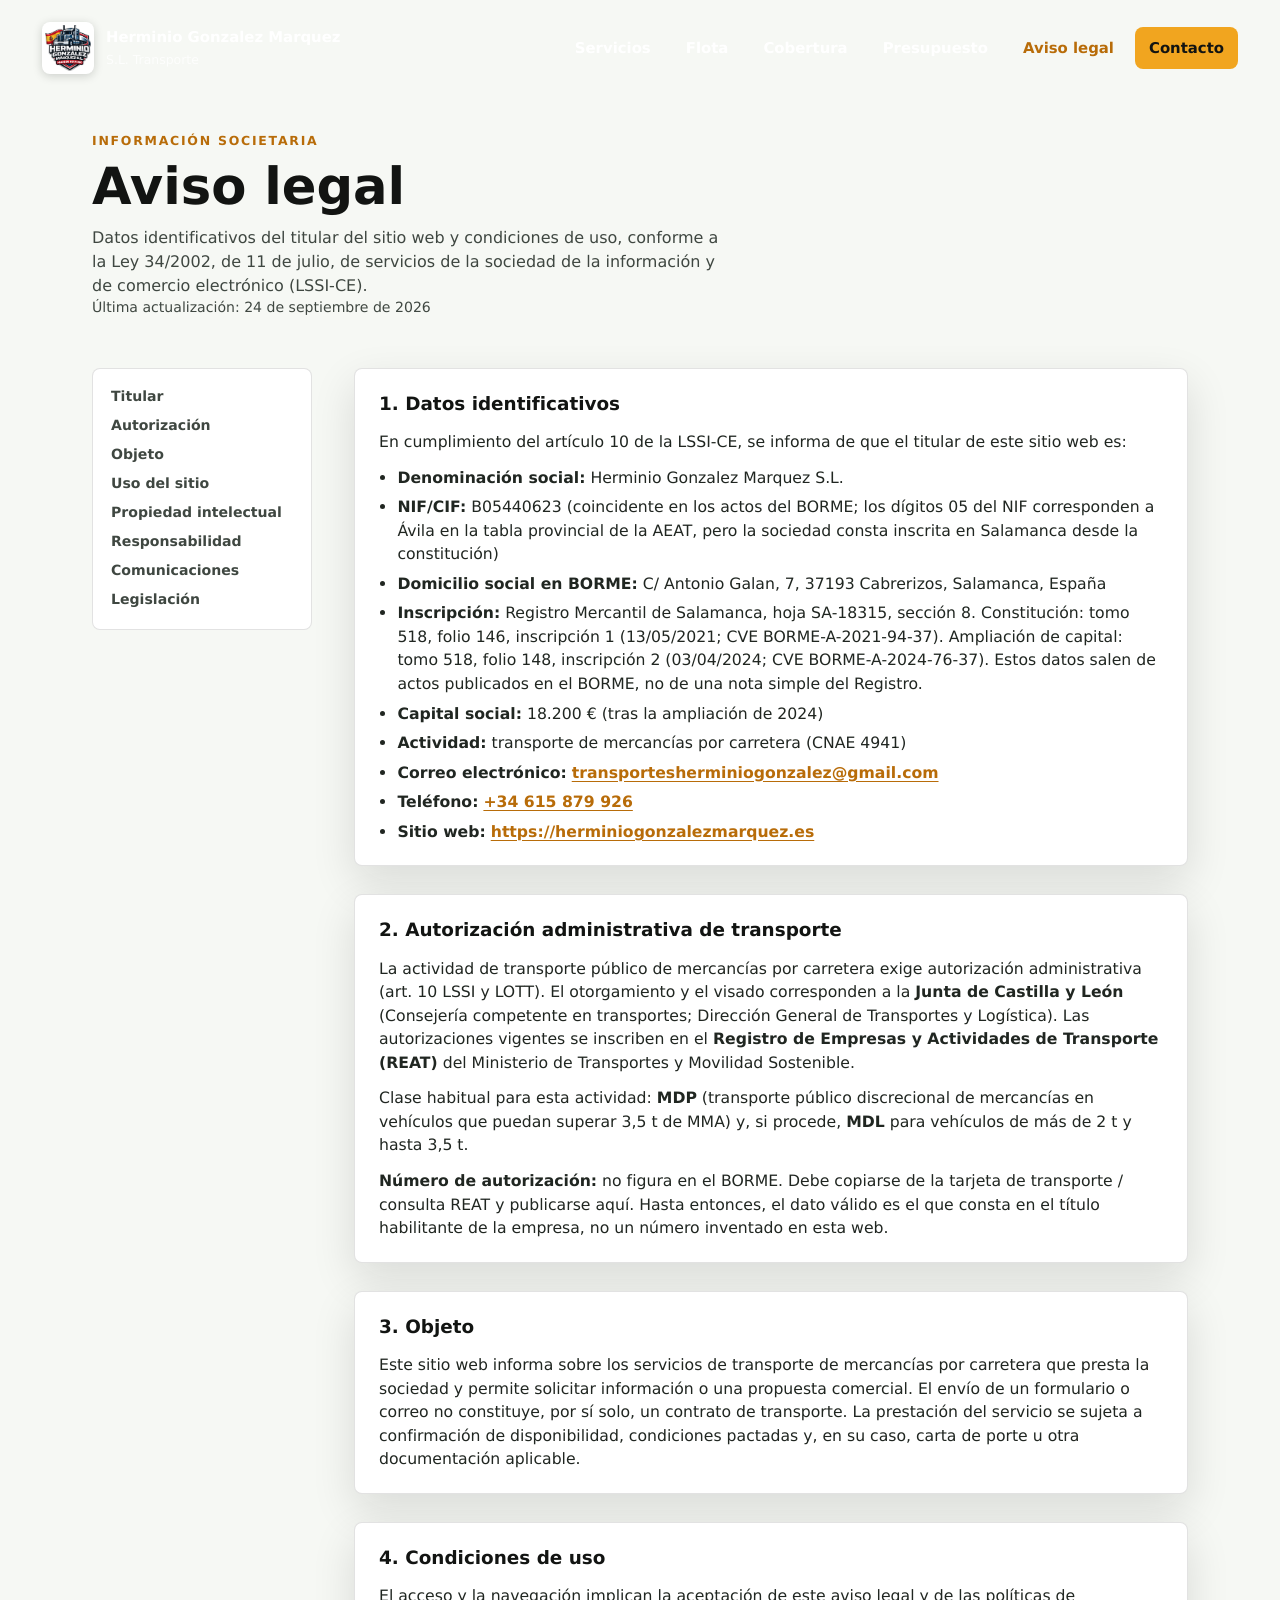
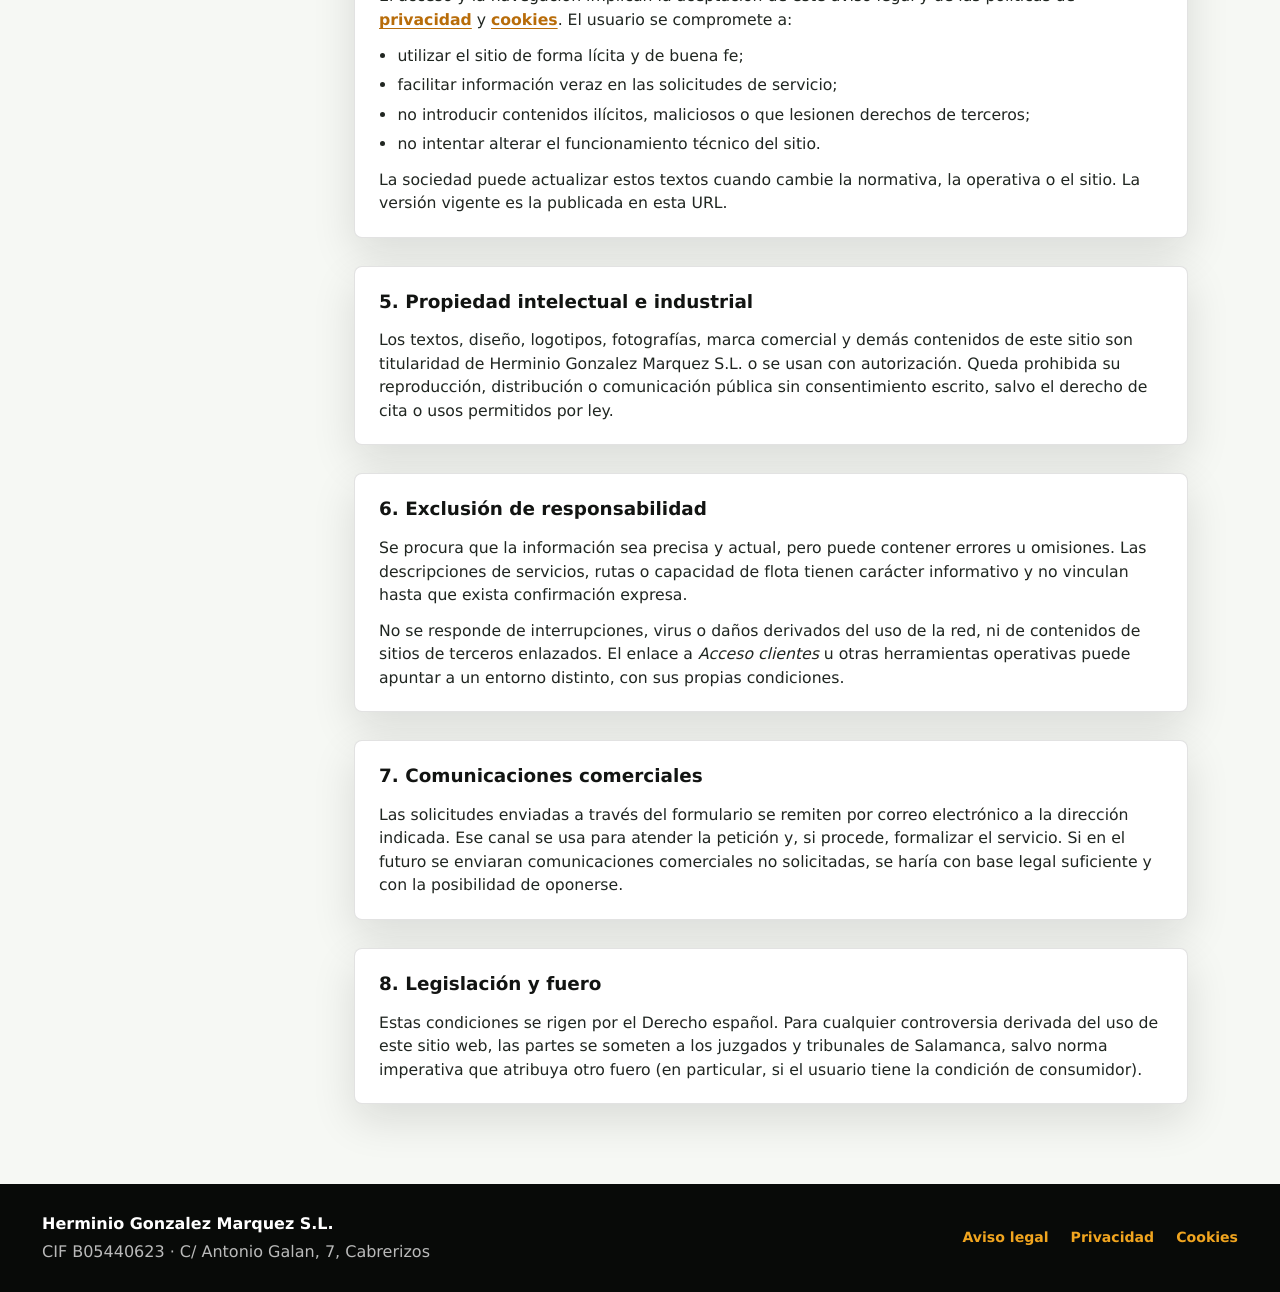
<file: aviso-legal.html>
<!doctype html>
<html lang="es">
<head>
  <meta charset="utf-8">
  <meta name="viewport" content="width=device-width, initial-scale=1">
  <title>Aviso legal | Herminio Gonzalez Marquez S.L.</title>
  <meta name="description" content="Aviso legal de Herminio Gonzalez Marquez S.L.: datos identificativos, condiciones de uso y responsabilidad de la web corporativa.">
  <link rel="canonical" href="https://herminiogonzalezmarquez.es/aviso-legal.html">
  <meta name="robots" content="index, follow">
  <meta name="author" content="Herminio Gonzalez Marquez S.L.">
  <meta name="theme-color" content="#121412">
  <meta property="og:type" content="website">
  <meta property="og:site_name" content="Herminio Gonzalez Marquez S.L.">
  <meta property="og:locale" content="es_ES">
  <meta property="og:title" content="Aviso legal | Herminio Gonzalez Marquez S.L.">
  <meta property="og:url" content="https://herminiogonzalezmarquez.es/aviso-legal.html">
  <meta property="og:image" content="https://herminiogonzalezmarquez.es/assets/og-image.jpg">
  <link rel="stylesheet" href="styles.css">
  <link rel="icon" type="image/png" sizes="192x192" href="https://herminiogonzalezmarquez.es/assets/favicon-192.png?v=2">
  <link rel="icon" type="image/png" sizes="48x48" href="https://herminiogonzalezmarquez.es/assets/favicon-48.png?v=2">
  <link rel="icon" href="https://herminiogonzalezmarquez.es/favicon.ico?v=2" sizes="48x48">
  <link rel="apple-touch-icon" href="https://herminiogonzalezmarquez.es/assets/apple-touch-icon.png">
</head>
<body class="legal-page">
  <header class="site-header is-scrolled" data-header>
    <a class="brand" href="/" aria-label="Herminio Gonzalez Marquez S.L.">
      <img class="brand-logo" src="assets/logo.jpg" alt="Herminio Gonzalez Marquez S.L. Hijos de Herminio" width="56" height="56">
      <span class="brand-copy">
        <strong>Herminio Gonzalez Marquez</strong>
        <span>S.L. Transporte</span>
      </span>
    </a>
    <button class="menu-toggle" type="button" data-menu-toggle aria-label="Abrir menú">
      <span></span>
      <span></span>
    </button>
    <nav class="main-nav" data-nav aria-label="Navegación principal">
      <a href="/#servicios">Servicios</a>
      <a href="/#flota">Flota</a>
      <a href="/#cobertura">Cobertura</a>
      <a href="/#presupuesto">Presupuesto</a>
      <a href="aviso-legal.html" aria-current="page">Aviso legal</a>
      <a class="nav-cta" href="/#contacto">Contacto</a>
    </nav>
  </header>

  <main>
    <div class="legal-hero">
      <p class="eyebrow">Información societaria</p>
      <h1>Aviso legal</h1>
      <p>Datos identificativos del titular del sitio web y condiciones de uso, conforme a la Ley 34/2002, de 11 de julio, de servicios de la sociedad de la información y de comercio electrónico (LSSI-CE).</p>
      <p class="legal-updated">Última actualización: 24 de septiembre de 2026</p>
    </div>

    <div class="legal-layout">
      <nav class="legal-toc" aria-label="Índice">
        <a href="#titular">Titular</a>
        <a href="#autorizacion">Autorización</a>
        <a href="#objeto">Objeto</a>
        <a href="#uso">Uso del sitio</a>
        <a href="#propiedad">Propiedad intelectual</a>
        <a href="#responsabilidad">Responsabilidad</a>
        <a href="#comunicaciones">Comunicaciones</a>
        <a href="#legislacion">Legislación</a>
      </nav>

      <article class="legal-article">
        <section id="titular">
          <h2>1. Datos identificativos</h2>
          <p>En cumplimiento del artículo 10 de la LSSI-CE, se informa de que el titular de este sitio web es:</p>
          <ul>
            <li><strong>Denominación social:</strong> Herminio Gonzalez Marquez S.L.</li>
            <li><strong>NIF/CIF:</strong> B05440623 (coincidente en los actos del BORME; los dígitos 05 del NIF corresponden a Ávila en la tabla provincial de la AEAT, pero la sociedad consta inscrita en Salamanca desde la constitución)</li>
            <li><strong>Domicilio social en BORME:</strong> C/ Antonio Galan, 7, 37193 Cabrerizos, Salamanca, España</li>
            <li><strong>Inscripción:</strong> Registro Mercantil de Salamanca, hoja SA-18315, sección 8. Constitución: tomo 518, folio 146, inscripción 1 (13/05/2021; CVE BORME-A-2021-94-37). Ampliación de capital: tomo 518, folio 148, inscripción 2 (03/04/2024; CVE BORME-A-2024-76-37). Estos datos salen de actos publicados en el BORME, no de una nota simple del Registro.</li>
            <li><strong>Capital social:</strong> 18.200 € (tras la ampliación de 2024)</li>
            <li><strong>Actividad:</strong> transporte de mercancías por carretera (CNAE 4941)</li>
            <li><strong>Correo electrónico:</strong> <a href="mailto:transportesherminiogonzalez@gmail.com">transportesherminiogonzalez@gmail.com</a></li>
            <li><strong>Teléfono:</strong> <a href="tel:+34615879926">+34 615 879 926</a></li>
            <li><strong>Sitio web:</strong> <a href="https://herminiogonzalezmarquez.es/">https://herminiogonzalezmarquez.es</a></li>
          </ul>
        </section>

        <section id="autorizacion">
          <h2>2. Autorización administrativa de transporte</h2>
          <p>La actividad de transporte público de mercancías por carretera exige autorización administrativa (art. 10 LSSI y LOTT). El otorgamiento y el visado corresponden a la <strong>Junta de Castilla y León</strong> (Consejería competente en transportes; Dirección General de Transportes y Logística). Las autorizaciones vigentes se inscriben en el <strong>Registro de Empresas y Actividades de Transporte (REAT)</strong> del Ministerio de Transportes y Movilidad Sostenible.</p>
          <p>Clase habitual para esta actividad: <strong>MDP</strong> (transporte público discrecional de mercancías en vehículos que puedan superar 3,5 t de MMA) y, si procede, <strong>MDL</strong> para vehículos de más de 2 t y hasta 3,5 t.</p>
          <p><strong>Número de autorización:</strong> no figura en el BORME. Debe copiarse de la tarjeta de transporte / consulta REAT y publicarse aquí. Hasta entonces, el dato válido es el que consta en el título habilitante de la empresa, no un número inventado en esta web.</p>
        </section>

        <section id="objeto">
          <h2>3. Objeto</h2>
          <p>Este sitio web informa sobre los servicios de transporte de mercancías por carretera que presta la sociedad y permite solicitar información o una propuesta comercial. El envío de un formulario o correo no constituye, por sí solo, un contrato de transporte. La prestación del servicio se sujeta a confirmación de disponibilidad, condiciones pactadas y, en su caso, carta de porte u otra documentación aplicable.</p>
        </section>

        <section id="uso">
          <h2>4. Condiciones de uso</h2>
          <p>El acceso y la navegación implican la aceptación de este aviso legal y de las políticas de <a href="privacidad.html">privacidad</a> y <a href="cookies.html">cookies</a>. El usuario se compromete a:</p>
          <ul>
            <li>utilizar el sitio de forma lícita y de buena fe;</li>
            <li>facilitar información veraz en las solicitudes de servicio;</li>
            <li>no introducir contenidos ilícitos, maliciosos o que lesionen derechos de terceros;</li>
            <li>no intentar alterar el funcionamiento técnico del sitio.</li>
          </ul>
          <p>La sociedad puede actualizar estos textos cuando cambie la normativa, la operativa o el sitio. La versión vigente es la publicada en esta URL.</p>
        </section>

        <section id="propiedad">
          <h2>5. Propiedad intelectual e industrial</h2>
          <p>Los textos, diseño, logotipos, fotografías, marca comercial y demás contenidos de este sitio son titularidad de Herminio Gonzalez Marquez S.L. o se usan con autorización. Queda prohibida su reproducción, distribución o comunicación pública sin consentimiento escrito, salvo el derecho de cita o usos permitidos por ley.</p>
        </section>

        <section id="responsabilidad">
          <h2>6. Exclusión de responsabilidad</h2>
          <p>Se procura que la información sea precisa y actual, pero puede contener errores u omisiones. Las descripciones de servicios, rutas o capacidad de flota tienen carácter informativo y no vinculan hasta que exista confirmación expresa.</p>
          <p>No se responde de interrupciones, virus o daños derivados del uso de la red, ni de contenidos de sitios de terceros enlazados. El enlace a <em>Acceso clientes</em> u otras herramientas operativas puede apuntar a un entorno distinto, con sus propias condiciones.</p>
        </section>

        <section id="comunicaciones">
          <h2>7. Comunicaciones comerciales</h2>
          <p>Las solicitudes enviadas a través del formulario se remiten por correo electrónico a la dirección indicada. Ese canal se usa para atender la petición y, si procede, formalizar el servicio. Si en el futuro se enviaran comunicaciones comerciales no solicitadas, se haría con base legal suficiente y con la posibilidad de oponerse.</p>
        </section>

        <section id="legislacion">
          <h2>8. Legislación y fuero</h2>
          <p>Estas condiciones se rigen por el Derecho español. Para cualquier controversia derivada del uso de este sitio web, las partes se someten a los juzgados y tribunales de Salamanca, salvo norma imperativa que atribuya otro fuero (en particular, si el usuario tiene la condición de consumidor).</p>
        </section>
      </article>
    </div>
  </main>

  <footer class="site-footer">
    <div>
      <strong>Herminio Gonzalez Marquez S.L.</strong>
      <span>CIF B05440623 · C/ Antonio Galan, 7, Cabrerizos</span>
    </div>
    <nav class="legal-links" aria-label="Información legal">
      <a href="aviso-legal.html" aria-current="page">Aviso legal</a>
      <a href="privacidad.html">Privacidad</a>
      <a href="cookies.html">Cookies</a>
    </nav>
  </footer>
  <script src="app.js"></script>
</body>
</html>
</file>
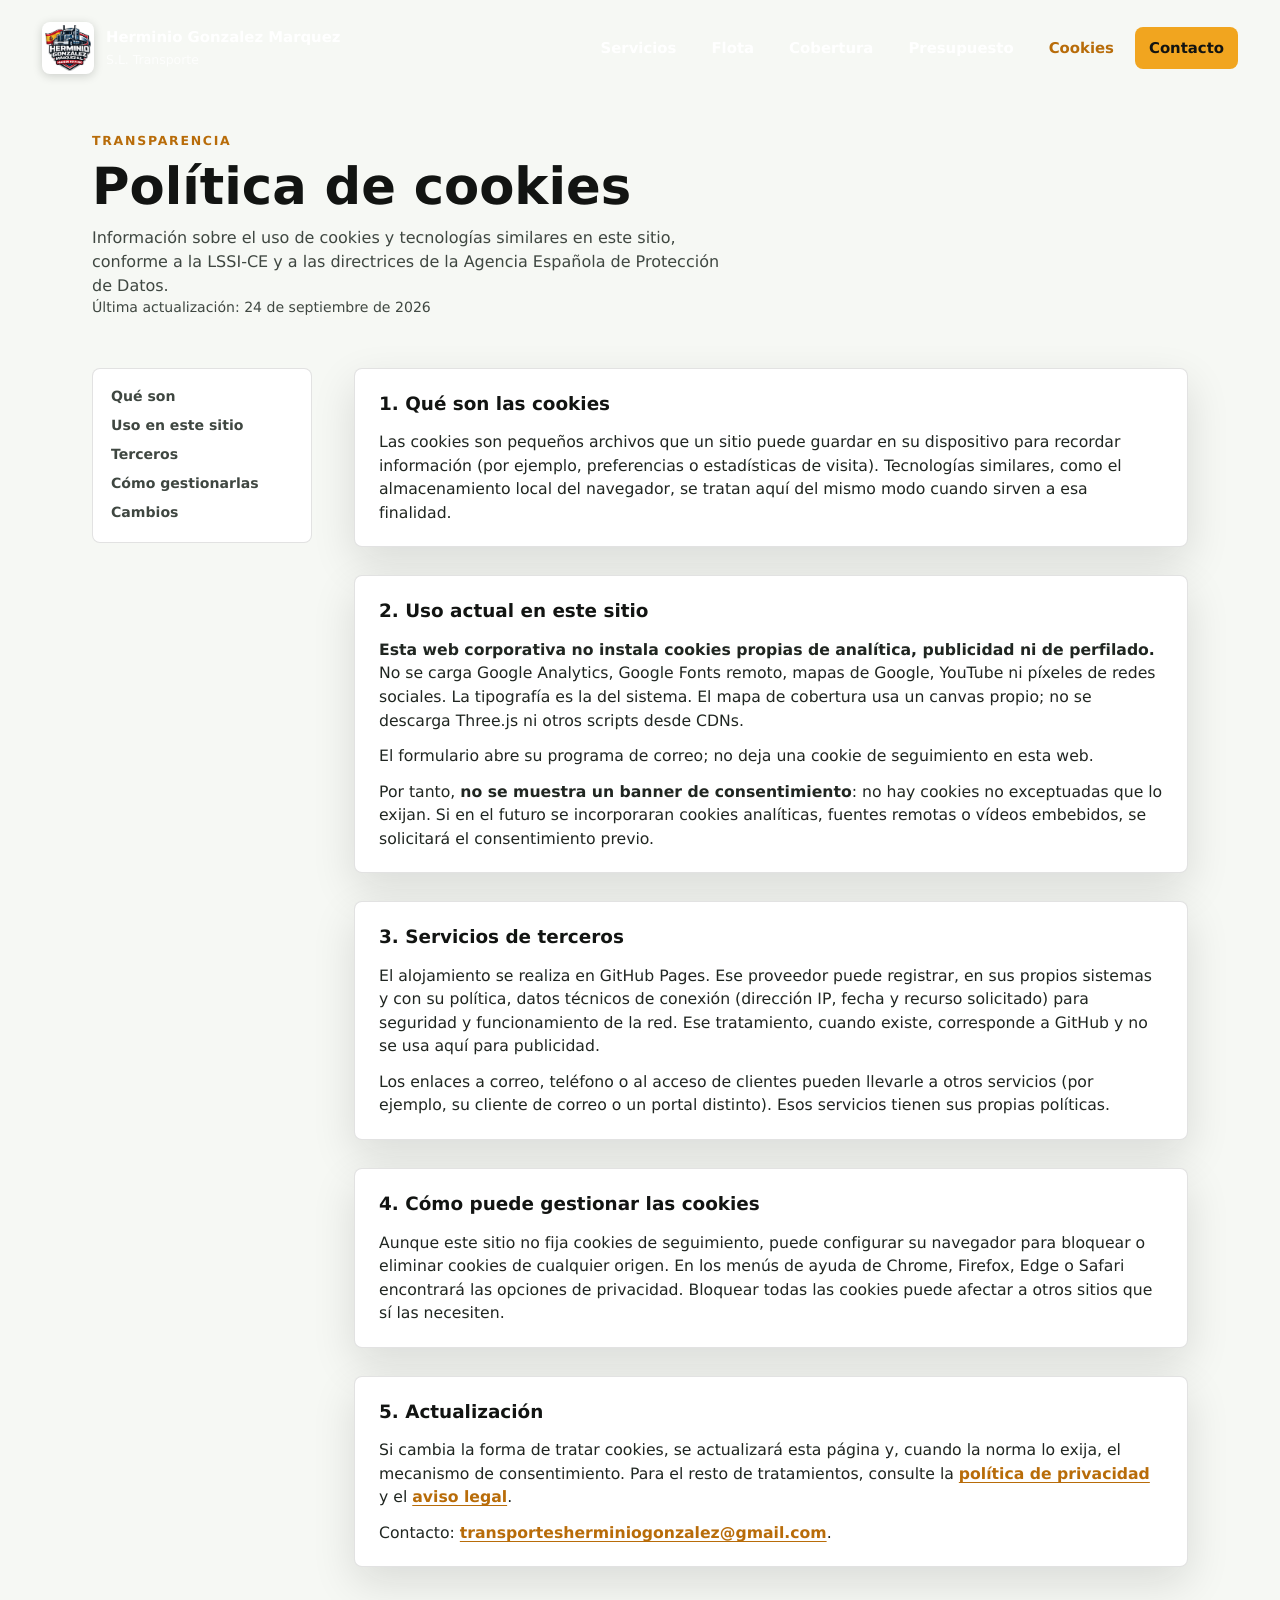
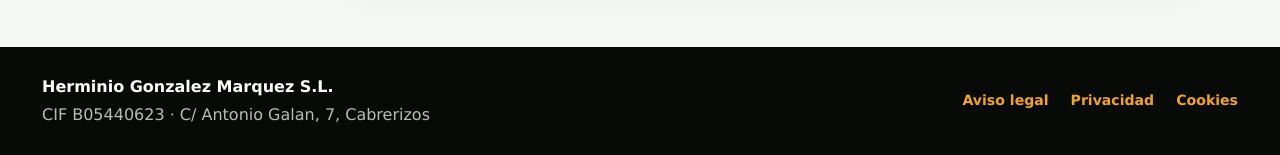
<file: cookies.html>
<!doctype html>
<html lang="es">
<head>
  <meta charset="utf-8">
  <meta name="viewport" content="width=device-width, initial-scale=1">
  <title>Política de cookies | Herminio Gonzalez Marquez S.L.</title>
  <meta name="description" content="Política de cookies de Herminio Gonzalez Marquez S.L.: este sitio no utiliza cookies de seguimiento ni de analítica.">
  <link rel="canonical" href="https://herminiogonzalezmarquez.es/cookies.html">
  <meta name="robots" content="index, follow">
  <meta name="author" content="Herminio Gonzalez Marquez S.L.">
  <meta name="theme-color" content="#121412">
  <meta property="og:type" content="website">
  <meta property="og:site_name" content="Herminio Gonzalez Marquez S.L.">
  <meta property="og:locale" content="es_ES">
  <meta property="og:title" content="Política de cookies | Herminio Gonzalez Marquez S.L.">
  <meta property="og:url" content="https://herminiogonzalezmarquez.es/cookies.html">
  <meta property="og:image" content="https://herminiogonzalezmarquez.es/assets/og-image.jpg">
  <link rel="stylesheet" href="styles.css">
  <link rel="icon" type="image/png" sizes="192x192" href="https://herminiogonzalezmarquez.es/assets/favicon-192.png?v=2">
  <link rel="icon" type="image/png" sizes="48x48" href="https://herminiogonzalezmarquez.es/assets/favicon-48.png?v=2">
  <link rel="icon" href="https://herminiogonzalezmarquez.es/favicon.ico?v=2" sizes="48x48">
  <link rel="apple-touch-icon" href="https://herminiogonzalezmarquez.es/assets/apple-touch-icon.png">
</head>
<body class="legal-page">
  <header class="site-header is-scrolled" data-header>
    <a class="brand" href="/" aria-label="Herminio Gonzalez Marquez S.L.">
      <img class="brand-logo" src="assets/logo.jpg" alt="Herminio Gonzalez Marquez S.L. Hijos de Herminio" width="56" height="56">
      <span class="brand-copy">
        <strong>Herminio Gonzalez Marquez</strong>
        <span>S.L. Transporte</span>
      </span>
    </a>
    <button class="menu-toggle" type="button" data-menu-toggle aria-label="Abrir menú">
      <span></span>
      <span></span>
    </button>
    <nav class="main-nav" data-nav aria-label="Navegación principal">
      <a href="/#servicios">Servicios</a>
      <a href="/#flota">Flota</a>
      <a href="/#cobertura">Cobertura</a>
      <a href="/#presupuesto">Presupuesto</a>
      <a href="cookies.html" aria-current="page">Cookies</a>
      <a class="nav-cta" href="/#contacto">Contacto</a>
    </nav>
  </header>

  <main>
    <div class="legal-hero">
      <p class="eyebrow">Transparencia</p>
      <h1>Política de cookies</h1>
      <p>Información sobre el uso de cookies y tecnologías similares en este sitio, conforme a la LSSI-CE y a las directrices de la Agencia Española de Protección de Datos.</p>
      <p class="legal-updated">Última actualización: 24 de septiembre de 2026</p>
    </div>

    <div class="legal-layout">
      <nav class="legal-toc" aria-label="Índice">
        <a href="#que-son">Qué son</a>
        <a href="#uso">Uso en este sitio</a>
        <a href="#terceros">Terceros</a>
        <a href="#gestion">Cómo gestionarlas</a>
        <a href="#cambios">Cambios</a>
      </nav>

      <article class="legal-article">
        <section id="que-son">
          <h2>1. Qué son las cookies</h2>
          <p>Las cookies son pequeños archivos que un sitio puede guardar en su dispositivo para recordar información (por ejemplo, preferencias o estadísticas de visita). Tecnologías similares, como el almacenamiento local del navegador, se tratan aquí del mismo modo cuando sirven a esa finalidad.</p>
        </section>

        <section id="uso">
          <h2>2. Uso actual en este sitio</h2>
          <p><strong>Esta web corporativa no instala cookies propias de analítica, publicidad ni de perfilado.</strong> No se carga Google Analytics, Google Fonts remoto, mapas de Google, YouTube ni píxeles de redes sociales. La tipografía es la del sistema. El mapa de cobertura usa un canvas propio; no se descarga Three.js ni otros scripts desde CDNs.</p>
          <p>El formulario abre su programa de correo; no deja una cookie de seguimiento en esta web.</p>
          <p>Por tanto, <strong>no se muestra un banner de consentimiento</strong>: no hay cookies no exceptuadas que lo exijan. Si en el futuro se incorporaran cookies analíticas, fuentes remotas o vídeos embebidos, se solicitará el consentimiento previo.</p>
        </section>

        <section id="terceros">
          <h2>3. Servicios de terceros</h2>
          <p>El alojamiento se realiza en GitHub Pages. Ese proveedor puede registrar, en sus propios sistemas y con su política, datos técnicos de conexión (dirección IP, fecha y recurso solicitado) para seguridad y funcionamiento de la red. Ese tratamiento, cuando existe, corresponde a GitHub y no se usa aquí para publicidad.</p>
          <p>Los enlaces a correo, teléfono o al acceso de clientes pueden llevarle a otros servicios (por ejemplo, su cliente de correo o un portal distinto). Esos servicios tienen sus propias políticas.</p>
        </section>

        <section id="gestion">
          <h2>4. Cómo puede gestionar las cookies</h2>
          <p>Aunque este sitio no fija cookies de seguimiento, puede configurar su navegador para bloquear o eliminar cookies de cualquier origen. En los menús de ayuda de Chrome, Firefox, Edge o Safari encontrará las opciones de privacidad. Bloquear todas las cookies puede afectar a otros sitios que sí las necesiten.</p>
        </section>

        <section id="cambios">
          <h2>5. Actualización</h2>
          <p>Si cambia la forma de tratar cookies, se actualizará esta página y, cuando la norma lo exija, el mecanismo de consentimiento. Para el resto de tratamientos, consulte la <a href="privacidad.html">política de privacidad</a> y el <a href="aviso-legal.html">aviso legal</a>.</p>
          <p>Contacto: <a href="mailto:transportesherminiogonzalez@gmail.com">transportesherminiogonzalez@gmail.com</a>.</p>
        </section>
      </article>
    </div>
  </main>

  <footer class="site-footer">
    <div>
      <strong>Herminio Gonzalez Marquez S.L.</strong>
      <span>CIF B05440623 · C/ Antonio Galan, 7, Cabrerizos</span>
    </div>
    <nav class="legal-links" aria-label="Información legal">
      <a href="aviso-legal.html">Aviso legal</a>
      <a href="privacidad.html">Privacidad</a>
      <a href="cookies.html" aria-current="page">Cookies</a>
    </nav>
  </footer>
  <script src="app.js"></script>
</body>
</html>
</file>
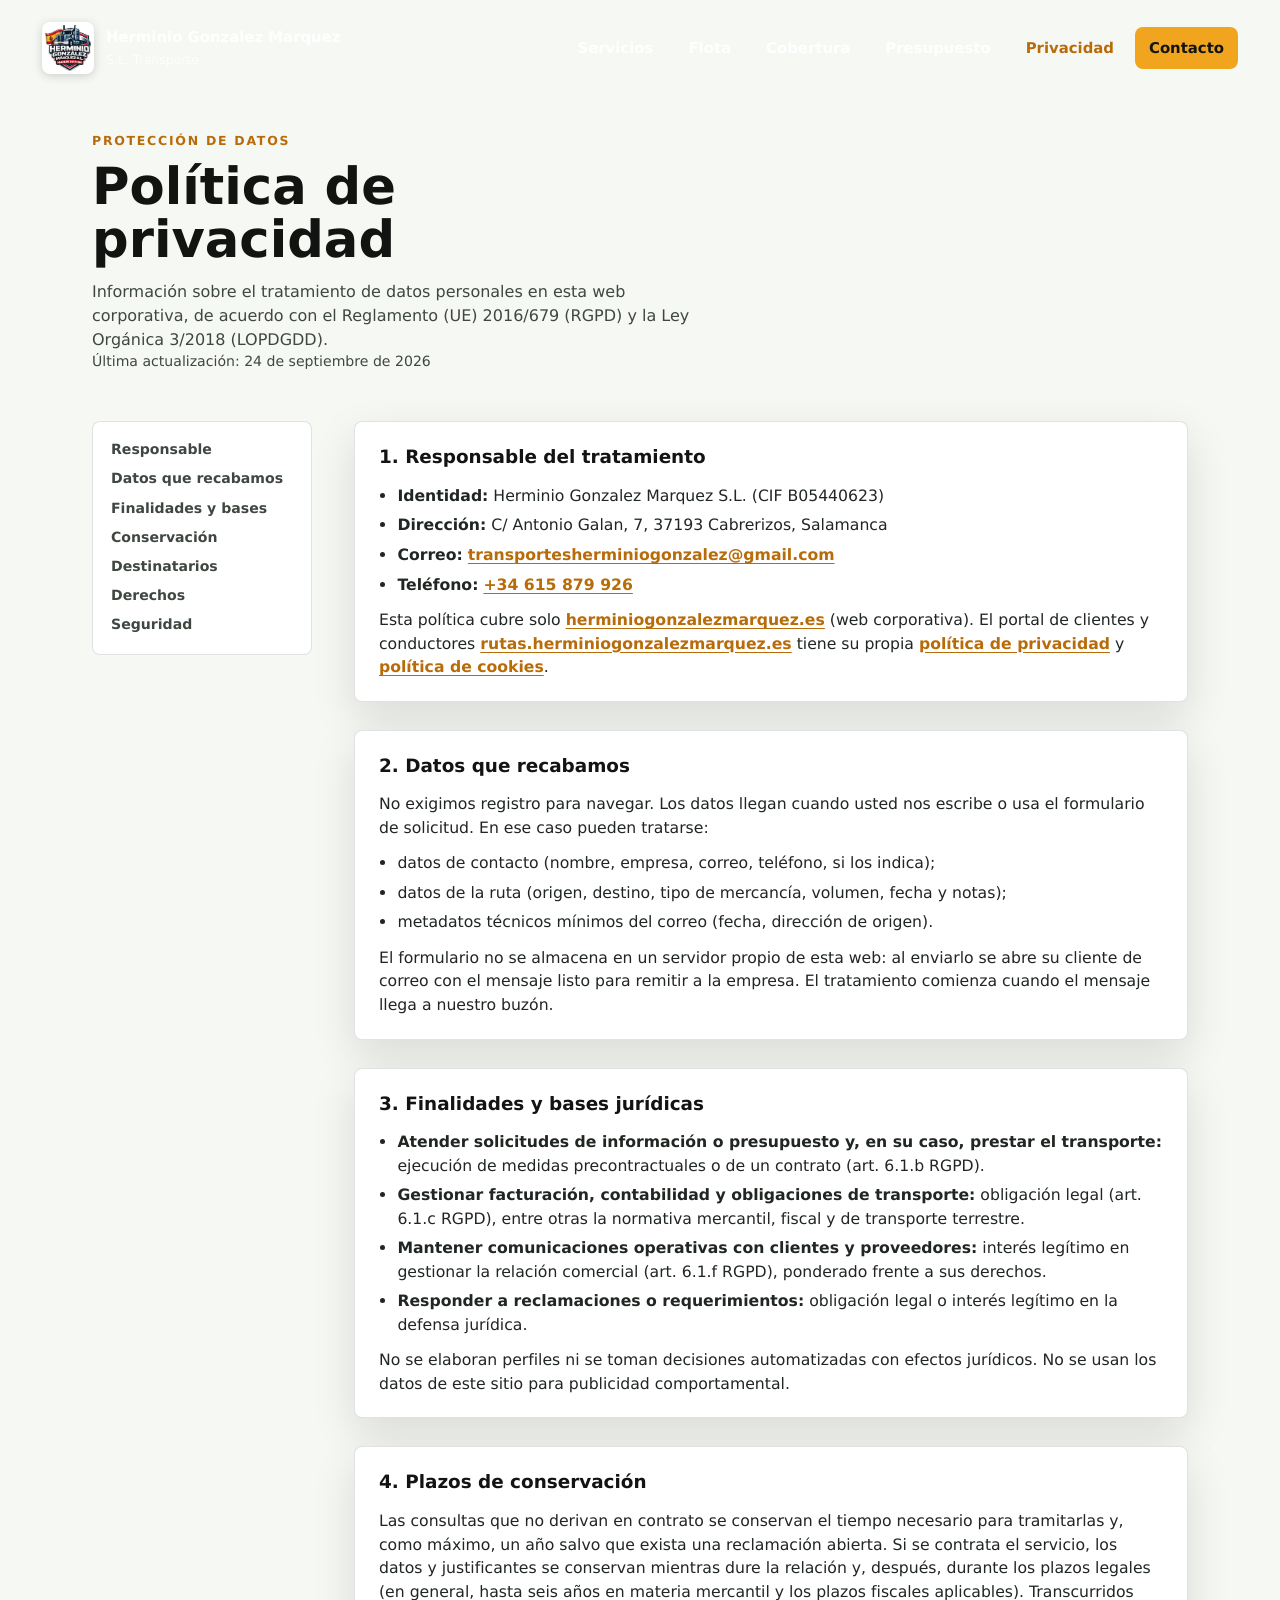
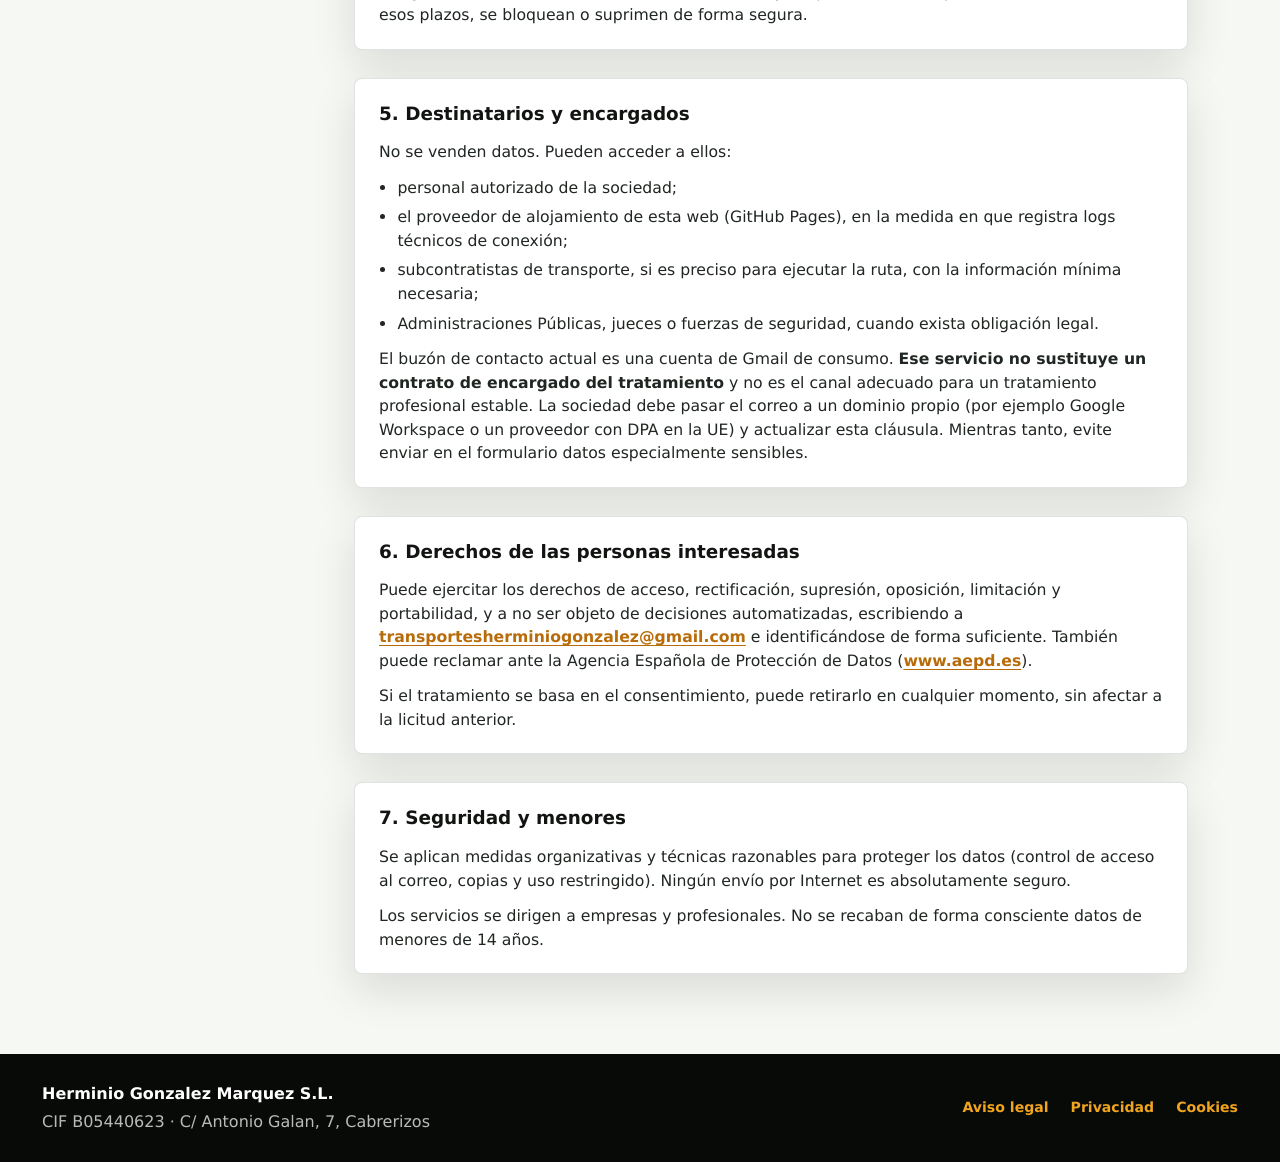
<file: privacidad.html>
<!doctype html>
<html lang="es">
<head>
  <meta charset="utf-8">
  <meta name="viewport" content="width=device-width, initial-scale=1">
  <title>Política de privacidad | Herminio Gonzalez Marquez S.L.</title>
  <meta name="description" content="Política de privacidad de Herminio Gonzalez Marquez S.L.: responsable, finalidades, bases jurídicas y derechos ARCO+ conforme al RGPD y la LOPDGDD.">
  <link rel="canonical" href="https://herminiogonzalezmarquez.es/privacidad.html">
  <meta name="robots" content="index, follow">
  <meta name="author" content="Herminio Gonzalez Marquez S.L.">
  <meta name="theme-color" content="#121412">
  <meta property="og:type" content="website">
  <meta property="og:site_name" content="Herminio Gonzalez Marquez S.L.">
  <meta property="og:locale" content="es_ES">
  <meta property="og:title" content="Política de privacidad | Herminio Gonzalez Marquez S.L.">
  <meta property="og:url" content="https://herminiogonzalezmarquez.es/privacidad.html">
  <meta property="og:image" content="https://herminiogonzalezmarquez.es/assets/og-image.jpg">
  <link rel="stylesheet" href="styles.css">
  <link rel="icon" type="image/png" sizes="192x192" href="https://herminiogonzalezmarquez.es/assets/favicon-192.png?v=2">
  <link rel="icon" type="image/png" sizes="48x48" href="https://herminiogonzalezmarquez.es/assets/favicon-48.png?v=2">
  <link rel="icon" href="https://herminiogonzalezmarquez.es/favicon.ico?v=2" sizes="48x48">
  <link rel="apple-touch-icon" href="https://herminiogonzalezmarquez.es/assets/apple-touch-icon.png">
</head>
<body class="legal-page">
  <header class="site-header is-scrolled" data-header>
    <a class="brand" href="/" aria-label="Herminio Gonzalez Marquez S.L.">
      <img class="brand-logo" src="assets/logo.jpg" alt="Herminio Gonzalez Marquez S.L. Hijos de Herminio" width="56" height="56">
      <span class="brand-copy">
        <strong>Herminio Gonzalez Marquez</strong>
        <span>S.L. Transporte</span>
      </span>
    </a>
    <button class="menu-toggle" type="button" data-menu-toggle aria-label="Abrir menú">
      <span></span>
      <span></span>
    </button>
    <nav class="main-nav" data-nav aria-label="Navegación principal">
      <a href="/#servicios">Servicios</a>
      <a href="/#flota">Flota</a>
      <a href="/#cobertura">Cobertura</a>
      <a href="/#presupuesto">Presupuesto</a>
      <a href="privacidad.html" aria-current="page">Privacidad</a>
      <a class="nav-cta" href="/#contacto">Contacto</a>
    </nav>
  </header>

  <main>
    <div class="legal-hero">
      <p class="eyebrow">Protección de datos</p>
      <h1>Política de privacidad</h1>
      <p>Información sobre el tratamiento de datos personales en esta web corporativa, de acuerdo con el Reglamento (UE) 2016/679 (RGPD) y la Ley Orgánica 3/2018 (LOPDGDD).</p>
      <p class="legal-updated">Última actualización: 24 de septiembre de 2026</p>
    </div>

    <div class="legal-layout">
      <nav class="legal-toc" aria-label="Índice">
        <a href="#responsable">Responsable</a>
        <a href="#datos">Datos que recabamos</a>
        <a href="#finalidades">Finalidades y bases</a>
        <a href="#conservacion">Conservación</a>
        <a href="#destinatarios">Destinatarios</a>
        <a href="#derechos">Derechos</a>
        <a href="#seguridad">Seguridad</a>
      </nav>

      <article class="legal-article">
        <section id="responsable">
          <h2>1. Responsable del tratamiento</h2>
          <ul>
            <li><strong>Identidad:</strong> Herminio Gonzalez Marquez S.L. (CIF B05440623)</li>
            <li><strong>Dirección:</strong> C/ Antonio Galan, 7, 37193 Cabrerizos, Salamanca</li>
            <li><strong>Correo:</strong> <a href="mailto:transportesherminiogonzalez@gmail.com">transportesherminiogonzalez@gmail.com</a></li>
            <li><strong>Teléfono:</strong> <a href="tel:+34615879926">+34 615 879 926</a></li>
          </ul>
          <p>Esta política cubre solo <a href="https://herminiogonzalezmarquez.es/">herminiogonzalezmarquez.es</a> (web corporativa). El portal de clientes y conductores <a href="https://rutas.herminiogonzalezmarquez.es">rutas.herminiogonzalezmarquez.es</a> tiene su propia <a href="https://rutas.herminiogonzalezmarquez.es/privacy.html">política de privacidad</a> y <a href="https://rutas.herminiogonzalezmarquez.es/cookies.html">política de cookies</a>.</p>
        </section>

        <section id="datos">
          <h2>2. Datos que recabamos</h2>
          <p>No exigimos registro para navegar. Los datos llegan cuando usted nos escribe o usa el formulario de solicitud. En ese caso pueden tratarse:</p>
          <ul>
            <li>datos de contacto (nombre, empresa, correo, teléfono, si los indica);</li>
            <li>datos de la ruta (origen, destino, tipo de mercancía, volumen, fecha y notas);</li>
            <li>metadatos técnicos mínimos del correo (fecha, dirección de origen).</li>
          </ul>
          <p>El formulario no se almacena en un servidor propio de esta web: al enviarlo se abre su cliente de correo con el mensaje listo para remitir a la empresa. El tratamiento comienza cuando el mensaje llega a nuestro buzón.</p>
        </section>

        <section id="finalidades">
          <h2>3. Finalidades y bases jurídicas</h2>
          <ul>
            <li><strong>Atender solicitudes de información o presupuesto y, en su caso, prestar el transporte:</strong> ejecución de medidas precontractuales o de un contrato (art. 6.1.b RGPD).</li>
            <li><strong>Gestionar facturación, contabilidad y obligaciones de transporte:</strong> obligación legal (art. 6.1.c RGPD), entre otras la normativa mercantil, fiscal y de transporte terrestre.</li>
            <li><strong>Mantener comunicaciones operativas con clientes y proveedores:</strong> interés legítimo en gestionar la relación comercial (art. 6.1.f RGPD), ponderado frente a sus derechos.</li>
            <li><strong>Responder a reclamaciones o requerimientos:</strong> obligación legal o interés legítimo en la defensa jurídica.</li>
          </ul>
          <p>No se elaboran perfiles ni se toman decisiones automatizadas con efectos jurídicos. No se usan los datos de este sitio para publicidad comportamental.</p>
        </section>

        <section id="conservacion">
          <h2>4. Plazos de conservación</h2>
          <p>Las consultas que no derivan en contrato se conservan el tiempo necesario para tramitarlas y, como máximo, un año salvo que exista una reclamación abierta. Si se contrata el servicio, los datos y justificantes se conservan mientras dure la relación y, después, durante los plazos legales (en general, hasta seis años en materia mercantil y los plazos fiscales aplicables). Transcurridos esos plazos, se bloquean o suprimen de forma segura.</p>
        </section>

        <section id="destinatarios">
          <h2>5. Destinatarios y encargados</h2>
          <p>No se venden datos. Pueden acceder a ellos:</p>
          <ul>
            <li>personal autorizado de la sociedad;</li>
            <li>el proveedor de alojamiento de esta web (GitHub Pages), en la medida en que registra logs técnicos de conexión;</li>
            <li>subcontratistas de transporte, si es preciso para ejecutar la ruta, con la información mínima necesaria;</li>
            <li>Administraciones Públicas, jueces o fuerzas de seguridad, cuando exista obligación legal.</li>
          </ul>
          <p>El buzón de contacto actual es una cuenta de Gmail de consumo. <strong>Ese servicio no sustituye un contrato de encargado del tratamiento</strong> y no es el canal adecuado para un tratamiento profesional estable. La sociedad debe pasar el correo a un dominio propio (por ejemplo Google Workspace o un proveedor con DPA en la UE) y actualizar esta cláusula. Mientras tanto, evite enviar en el formulario datos especialmente sensibles.</p>
        </section>

        <section id="derechos">
          <h2>6. Derechos de las personas interesadas</h2>
          <p>Puede ejercitar los derechos de acceso, rectificación, supresión, oposición, limitación y portabilidad, y a no ser objeto de decisiones automatizadas, escribiendo a <a href="mailto:transportesherminiogonzalez@gmail.com">transportesherminiogonzalez@gmail.com</a> e identificándose de forma suficiente. También puede reclamar ante la Agencia Española de Protección de Datos (<a href="https://www.aepd.es" rel="noopener noreferrer" target="_blank">www.aepd.es</a>).</p>
          <p>Si el tratamiento se basa en el consentimiento, puede retirarlo en cualquier momento, sin afectar a la licitud anterior.</p>
        </section>

        <section id="seguridad">
          <h2>7. Seguridad y menores</h2>
          <p>Se aplican medidas organizativas y técnicas razonables para proteger los datos (control de acceso al correo, copias y uso restringido). Ningún envío por Internet es absolutamente seguro.</p>
          <p>Los servicios se dirigen a empresas y profesionales. No se recaban de forma consciente datos de menores de 14 años.</p>
        </section>
      </article>
    </div>
  </main>

  <footer class="site-footer">
    <div>
      <strong>Herminio Gonzalez Marquez S.L.</strong>
      <span>CIF B05440623 · C/ Antonio Galan, 7, Cabrerizos</span>
    </div>
    <nav class="legal-links" aria-label="Información legal">
      <a href="aviso-legal.html">Aviso legal</a>
      <a href="privacidad.html" aria-current="page">Privacidad</a>
      <a href="cookies.html">Cookies</a>
    </nav>
  </footer>
  <script src="app.js"></script>
</body>
</html>
</file>
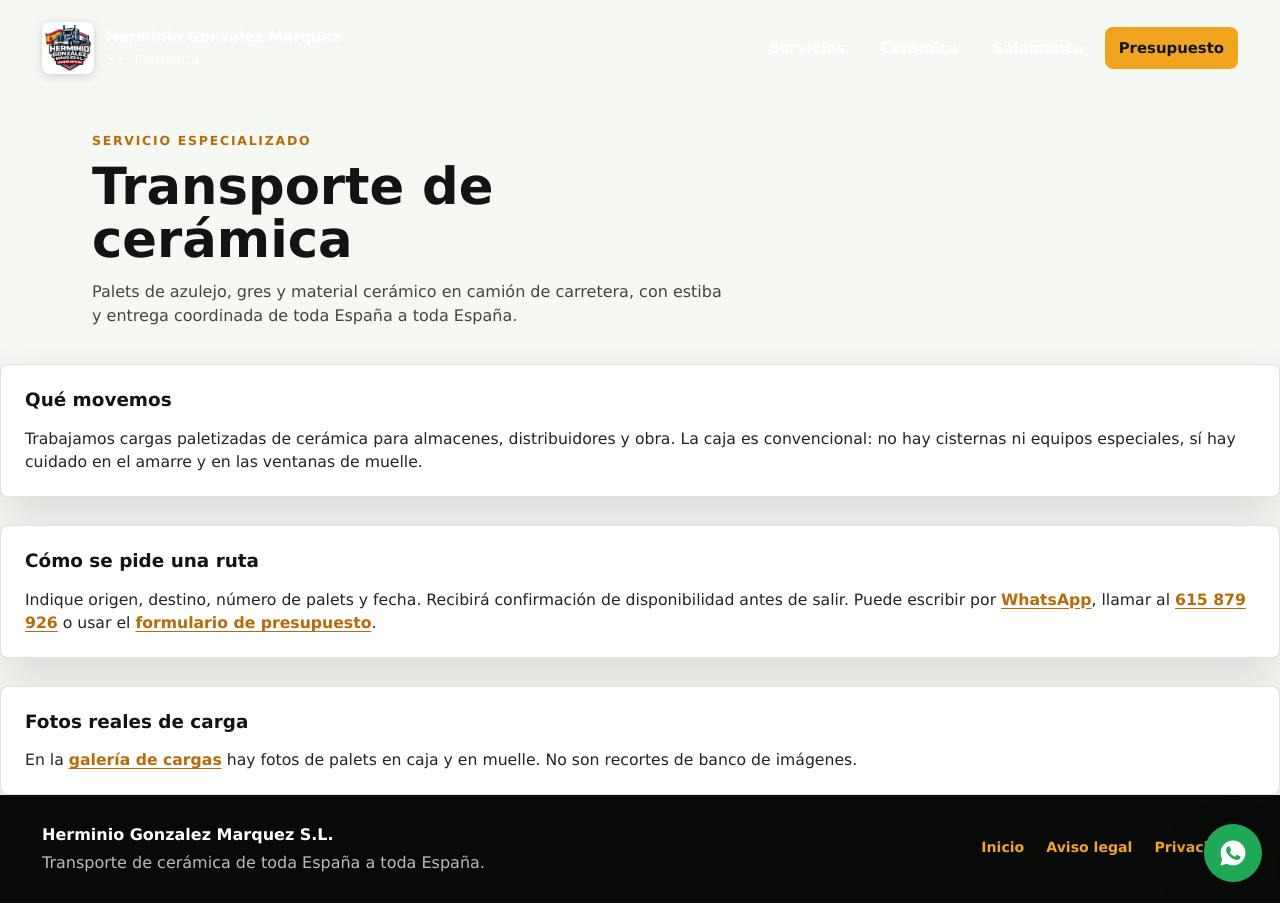
<file: transporte-ceramica.html>
<!doctype html>
<html lang="es">
<head>
  <meta charset="utf-8">
  <meta name="viewport" content="width=device-width, initial-scale=1">
  <title>Transporte de cerámica por carretera en España | Herminio Gonzalez Marquez S.L.</title>
  <meta name="description" content="Herminio Gonzalez Marquez S.L. transporta palets de cerámica, azulejo y gres de toda España a toda España. Estiba cuidada y ventana de muelle acordada.">
  <link rel="canonical" href="https://herminiogonzalezmarquez.es/transporte-ceramica.html">
  <meta name="robots" content="index, follow">
  <meta property="og:type" content="website">
  <meta property="og:title" content="Transporte de cerámica por carretera">
  <meta property="og:description" content="Especialistas en palets de cerámica, de toda España a toda España. Estiba y trato directo.">
  <meta property="og:url" content="https://herminiogonzalezmarquez.es/transporte-ceramica.html">
  <meta property="og:image" content="https://herminiogonzalezmarquez.es/assets/og-image.jpg">
  <link rel="stylesheet" href="styles.css">
  <link rel="icon" type="image/png" sizes="192x192" href="https://herminiogonzalezmarquez.es/assets/favicon-192.png?v=2">
  <link rel="icon" type="image/png" sizes="48x48" href="https://herminiogonzalezmarquez.es/assets/favicon-48.png?v=2">
  <link rel="icon" href="https://herminiogonzalezmarquez.es/favicon.ico?v=2" sizes="48x48">
  <link rel="apple-touch-icon" href="https://herminiogonzalezmarquez.es/assets/apple-touch-icon.png">
</head>
<body class="legal-page">
  <header class="site-header is-scrolled" data-header>
    <a class="brand" href="/" aria-label="Herminio Gonzalez Marquez S.L.">
      <img class="brand-logo" src="assets/logo.jpg" alt="Herminio Gonzalez Marquez S.L. Hijos de Herminio" width="56" height="56">
      <span class="brand-copy">
        <strong>Herminio Gonzalez Marquez</strong>
        <span>S.L. Transporte</span>
      </span>
    </a>
    <button class="menu-toggle" type="button" data-menu-toggle aria-label="Abrir menú">
      <span></span>
      <span></span>
    </button>
    <nav class="main-nav" data-nav aria-label="Navegación principal">
      <a href="/#servicios">Servicios</a>
      <a href="transporte-ceramica.html" aria-current="page">Cerámica</a>
      <a href="transporte-salamanca.html">Salamanca</a>
      <a class="nav-cta" href="/#presupuesto">Presupuesto</a>
    </nav>
  </header>
  <main>
    <div class="legal-hero">
      <p class="eyebrow">Servicio especializado</p>
      <h1>Transporte de cerámica</h1>
      <p>Palets de azulejo, gres y material cerámico en camión de carretera, con estiba y entrega coordinada de toda España a toda España.</p>
    </div>
    <div class="legal-wrap">
      <article class="legal-article">
        <section>
          <h2>Qué movemos</h2>
          <p>Trabajamos cargas paletizadas de cerámica para almacenes, distribuidores y obra. La caja es convencional: no hay cisternas ni equipos especiales, sí hay cuidado en el amarre y en las ventanas de muelle.</p>
        </section>
        <section>
          <h2>Cómo se pide una ruta</h2>
          <p>Indique origen, destino, número de palets y fecha. Recibirá confirmación de disponibilidad antes de salir. Puede escribir por <a href="https://wa.me/34615879926" rel="noopener noreferrer" target="_blank">WhatsApp</a>, llamar al <a href="tel:+34615879926">615 879 926</a> o usar el <a href="/#presupuesto">formulario de presupuesto</a>.</p>
        </section>
        <section>
          <h2>Fotos reales de carga</h2>
          <p>En la <a href="/#cargas">galería de cargas</a> hay fotos de palets en caja y en muelle. No son recortes de banco de imágenes.</p>
        </section>
      </article>
    </div>
  </main>
  <footer class="site-footer">
    <div>
      <strong>Herminio Gonzalez Marquez S.L.</strong>
      <span>Transporte de cerámica de toda España a toda España.</span>
    </div>
    <nav class="legal-links">
      <a href="/">Inicio</a>
      <a href="aviso-legal.html">Aviso legal</a>
      <a href="privacidad.html">Privacidad</a>
    </nav>
  </footer>
  <a class="wa-float" data-cta="whatsapp" href="https://wa.me/34615879926?text=Hola%2C%20quiero%20consultar%20un%20transporte%20de%20cer%C3%A1mica" target="_blank" rel="noopener noreferrer" aria-label="Escribir por WhatsApp">
    <svg viewBox="0 0 24 24" aria-hidden="true"><path fill="currentColor" d="M12.04 2c-5.46 0-9.91 4.45-9.91 9.91 0 1.75.46 3.45 1.32 4.95L2 22l5.25-1.38c1.45.79 3.08 1.21 4.79 1.21 5.46 0 9.91-4.45 9.91-9.91S17.5 2 12.04 2zm5.79 14.16c-.24.68-1.39 1.25-1.93 1.33-.49.07-1.1.1-1.78-.11-.41-.13-.94-.31-1.61-.6-2.84-1.23-4.69-4.09-4.83-4.28-.14-.19-1.15-1.53-1.15-2.92 0-1.39.73-2.07.99-2.36.24-.26.64-.38.99-.38.12 0 .23 0 .33.01.29.01.44.03.63.49.24.56.82 2 .89 2.15.07.15.12.32.02.52-.09.19-.14.32-.27.49-.14.17-.29.38-.41.51-.14.14-.28.3-.12.58.16.28.7 1.16 1.5 1.88 1.04.93 1.91 1.22 2.2 1.36.28.13.45.11.62-.07.16-.17.7-.82.89-1.1.19-.28.37-.23.63-.14.26.09 1.64.77 1.92.91.28.14.47.21.54.33.07.12.07.68-.17 1.36z"/></svg>
  </a>
  <script src="app.js"></script>
</body>
</html>
</file>
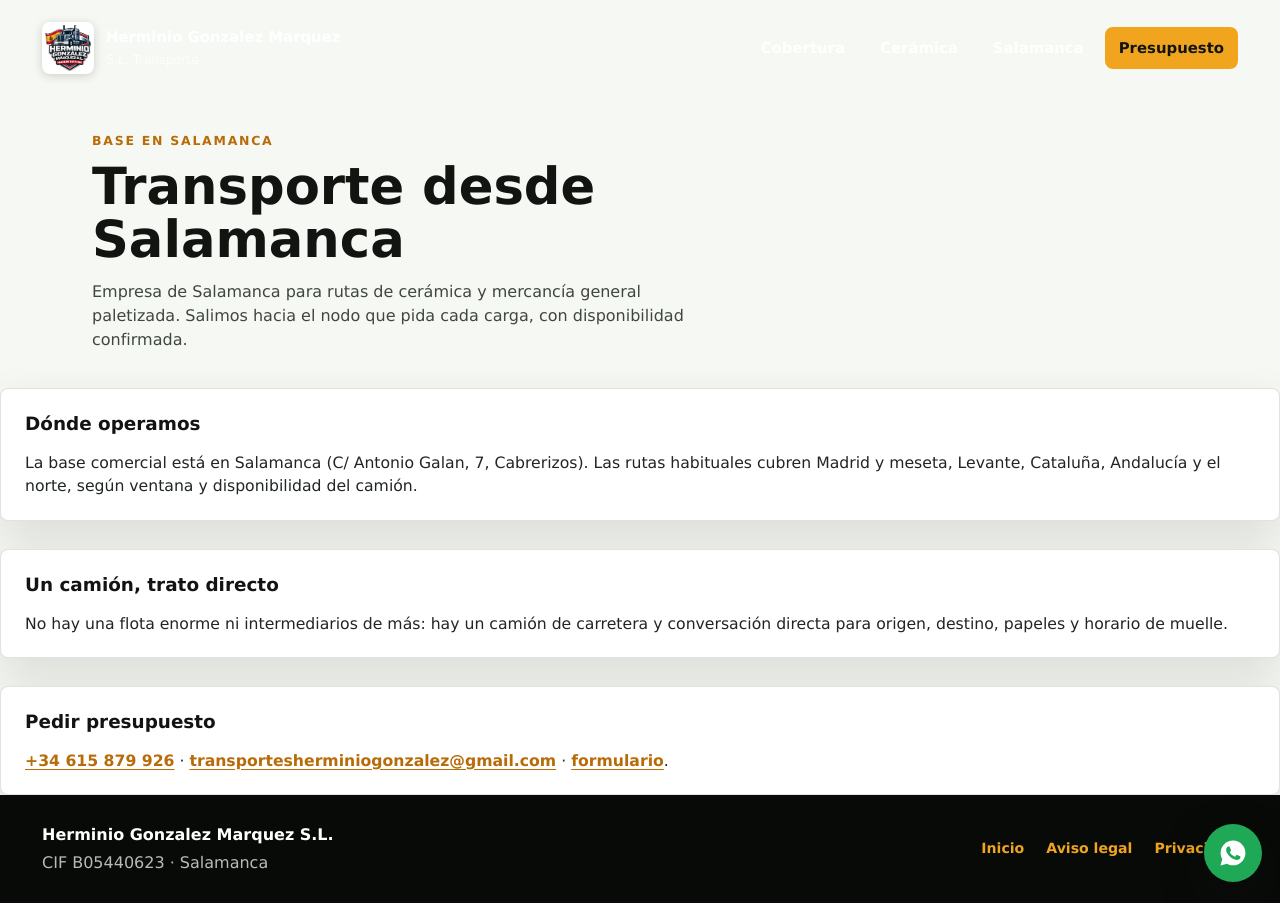
<file: transporte-salamanca.html>
<!doctype html>
<html lang="es">
<head>
  <meta charset="utf-8">
  <meta name="viewport" content="width=device-width, initial-scale=1">
  <title>Transporte de mercancías en Salamanca | Herminio Gonzalez Marquez S.L.</title>
  <meta name="description" content="Empresa de transporte en Salamanca: rutas B2B de cerámica y mercancía paletizada por carretera hacia Madrid, Levante, Andalucía y el norte.">
  <link rel="canonical" href="https://herminiogonzalezmarquez.es/transporte-salamanca.html">
  <meta name="robots" content="index, follow">
  <meta property="og:type" content="website">
  <meta property="og:title" content="Transporte de mercancías en Salamanca">
  <meta property="og:description" content="Rutas desde Salamanca con camión convencional. Cerámica y palets, trato directo.">
  <meta property="og:url" content="https://herminiogonzalezmarquez.es/transporte-salamanca.html">
  <meta property="og:image" content="https://herminiogonzalezmarquez.es/assets/og-image.jpg">
  <link rel="stylesheet" href="styles.css">
  <link rel="icon" type="image/png" sizes="192x192" href="https://herminiogonzalezmarquez.es/assets/favicon-192.png?v=2">
  <link rel="icon" type="image/png" sizes="48x48" href="https://herminiogonzalezmarquez.es/assets/favicon-48.png?v=2">
  <link rel="icon" href="https://herminiogonzalezmarquez.es/favicon.ico?v=2" sizes="48x48">
  <link rel="apple-touch-icon" href="https://herminiogonzalezmarquez.es/assets/apple-touch-icon.png">
</head>
<body class="legal-page">
  <header class="site-header is-scrolled" data-header>
    <a class="brand" href="/" aria-label="Herminio Gonzalez Marquez S.L.">
      <img class="brand-logo" src="assets/logo.jpg" alt="Herminio Gonzalez Marquez S.L. Hijos de Herminio" width="56" height="56">
      <span class="brand-copy">
        <strong>Herminio Gonzalez Marquez</strong>
        <span>S.L. Transporte</span>
      </span>
    </a>
    <button class="menu-toggle" type="button" data-menu-toggle aria-label="Abrir menú">
      <span></span>
      <span></span>
    </button>
    <nav class="main-nav" data-nav aria-label="Navegación principal">
      <a href="/#cobertura">Cobertura</a>
      <a href="transporte-ceramica.html">Cerámica</a>
      <a href="transporte-salamanca.html" aria-current="page">Salamanca</a>
      <a class="nav-cta" href="/#presupuesto">Presupuesto</a>
    </nav>
  </header>
  <main>
    <div class="legal-hero">
      <p class="eyebrow">Base en Salamanca</p>
      <h1>Transporte desde Salamanca</h1>
      <p>Empresa de Salamanca para rutas de cerámica y mercancía general paletizada. Salimos hacia el nodo que pida cada carga, con disponibilidad confirmada.</p>
    </div>
    <div class="legal-wrap">
      <article class="legal-article">
        <section>
          <h2>Dónde operamos</h2>
          <p>La base comercial está en Salamanca (C/ Antonio Galan, 7, Cabrerizos). Las rutas habituales cubren Madrid y meseta, Levante, Cataluña, Andalucía y el norte, según ventana y disponibilidad del camión.</p>
        </section>
        <section>
          <h2>Un camión, trato directo</h2>
          <p>No hay una flota enorme ni intermediarios de más: hay un camión de carretera y conversación directa para origen, destino, papeles y horario de muelle.</p>
        </section>
        <section>
          <h2>Pedir presupuesto</h2>
          <p><a href="tel:+34615879926">+34 615 879 926</a> · <a href="mailto:transportesherminiogonzalez@gmail.com">transportesherminiogonzalez@gmail.com</a> · <a href="/#presupuesto">formulario</a>.</p>
        </section>
      </article>
    </div>
  </main>
  <footer class="site-footer">
    <div>
      <strong>Herminio Gonzalez Marquez S.L.</strong>
      <span>CIF B05440623 · Salamanca</span>
    </div>
    <nav class="legal-links">
      <a href="/">Inicio</a>
      <a href="aviso-legal.html">Aviso legal</a>
      <a href="privacidad.html">Privacidad</a>
    </nav>
  </footer>
  <a class="wa-float" data-cta="whatsapp" href="https://wa.me/34615879926?text=Hola%2C%20quiero%20consultar%20un%20transporte%20desde%20Salamanca" target="_blank" rel="noopener noreferrer" aria-label="Escribir por WhatsApp">
    <svg viewBox="0 0 24 24" aria-hidden="true"><path fill="currentColor" d="M12.04 2c-5.46 0-9.91 4.45-9.91 9.91 0 1.75.46 3.45 1.32 4.95L2 22l5.25-1.38c1.45.79 3.08 1.21 4.79 1.21 5.46 0 9.91-4.45 9.91-9.91S17.5 2 12.04 2zm5.79 14.16c-.24.68-1.39 1.25-1.93 1.33-.49.07-1.1.1-1.78-.11-.41-.13-.94-.31-1.61-.6-2.84-1.23-4.69-4.09-4.83-4.28-.14-.19-1.15-1.53-1.15-2.92 0-1.39.73-2.07.99-2.36.24-.26.64-.38.99-.38.12 0 .23 0 .33.01.29.01.44.03.63.49.24.56.82 2 .89 2.15.07.15.12.32.02.52-.09.19-.14.32-.27.49-.14.17-.29.38-.41.51-.14.14-.28.3-.12.58.16.28.7 1.16 1.5 1.88 1.04.93 1.91 1.22 2.2 1.36.28.13.45.11.62-.07.16-.17.7-.82.89-1.1.19-.28.37-.23.63-.14.26.09 1.64.77 1.92.91.28.14.47.21.54.33.07.12.07.68-.17 1.36z"/></svg>
  </a>
  <script src="app.js"></script>
</body>
</html>
</file>
<file: styles.css>
:root {
  --ink: #121412;
  --coal: #202621;
  --graphite: #2e3430;
  --paper: #f6f8f4;
  --white: #ffffff;
  --line: rgba(18, 20, 18, 0.12);
  --muted: #3f4741;
  --amber: #f1a51f;
  --amber-dark: #b86c09;
  --signal-yellow: #ffbf00;
  --green: #6d8f4e;
  --blue: #4d87a5;
  --shadow: 0 24px 70px rgba(18, 20, 18, 0.24);
  --soft-shadow: 0 16px 44px rgba(18, 20, 18, 0.12);
  --radius: 8px;
  --max: 1180px;
}

* {
  box-sizing: border-box;
}

html {
  scroll-behavior: smooth;
  overflow-x: hidden;
}

body {
  position: relative;
  margin: 0;
  color: var(--ink);
  overflow-x: hidden;
  background:
    linear-gradient(180deg, rgba(246, 248, 244, 0.96), rgba(246, 248, 244, 0.98)),
    var(--paper);
  font-family: Inter, ui-sans-serif, system-ui, -apple-system, BlinkMacSystemFont, "Segoe UI", sans-serif;
  line-height: 1.5;
  text-rendering: geometricPrecision;
}

body.menu-open {
  overflow: hidden;
}

img,
canvas,
svg {
  display: block;
}

a {
  color: inherit;
  text-decoration: none;
}

main,
.site-footer {
  position: relative;
  z-index: 1;
}

.ambient-canvas {
  position: fixed;
  inset: 0;
  z-index: 0;
  width: 100%;
  height: 100%;
  pointer-events: none;
  opacity: 0.28;
  mix-blend-mode: multiply;
}

button,
input,
select,
textarea {
  font: inherit;
}

.scroll-meter {
  position: fixed;
  inset: 0 auto auto 0;
  width: 0;
  height: 3px;
  z-index: 100;
  background: var(--amber);
  box-shadow: 0 0 24px rgba(241, 165, 31, 0.75);
}

.site-header {
  position: fixed;
  top: 0;
  left: 0;
  right: 0;
  z-index: 50;
  display: flex;
  align-items: center;
  justify-content: space-between;
  gap: 24px;
  padding: 22px 42px;
  color: var(--white);
  transition: background 180ms ease, padding 180ms ease, box-shadow 180ms ease, color 180ms ease;
}

.site-header.is-scrolled {
  padding-block: 14px;
  color: var(--ink);
  background: rgba(246, 248, 244, 0.92);
  border-bottom: 1px solid rgba(18, 20, 18, 0.08);
  box-shadow: 0 12px 36px rgba(18, 20, 18, 0.08);
  backdrop-filter: blur(18px);
}

.brand {
  display: inline-flex;
  align-items: center;
  gap: 12px;
  min-width: 0;
}

.brand-logo {
  display: block;
  width: 52px;
  height: 52px;
  object-fit: contain;
  padding: 3px;
  border-radius: var(--radius);
  background: #fff;
  box-shadow: 0 2px 10px rgba(18, 20, 18, 0.18);
}

.is-scrolled .brand-logo {
  width: 46px;
  height: 46px;
}

.brand-copy {
  display: grid;
  gap: 2px;
}

.brand-copy strong {
  font-size: 0.93rem;
  font-weight: 800;
}

.brand-copy span {
  font-size: 0.78rem;
  color: currentColor;
  opacity: 0.76;
}

.main-nav {
  display: flex;
  align-items: center;
  gap: 7px;
}

.main-nav a {
  display: inline-flex;
  align-items: center;
  min-height: 42px;
  padding: 0 14px;
  border-radius: var(--radius);
  color: currentColor;
  font-size: 0.93rem;
  font-weight: 650;
}

.main-nav a:hover,
.main-nav a.is-active {
  background: rgba(255, 255, 255, 0.14);
}

.site-header.is-scrolled .main-nav a:hover,
.site-header.is-scrolled .main-nav a.is-active {
  background: rgba(18, 20, 18, 0.08);
}

.main-nav .nav-cta {
  color: var(--ink);
  background: var(--amber);
}

.site-header.is-scrolled .main-nav .nav-cta {
  background: var(--amber);
}

.menu-toggle {
  display: none;
  width: 44px;
  height: 44px;
  border: 1px solid currentColor;
  border-radius: var(--radius);
  color: currentColor;
  background: transparent;
}

.menu-toggle span {
  display: block;
  width: 20px;
  height: 2px;
  margin: 5px auto;
  background: currentColor;
}

.hero {
  position: relative;
  min-height: 86svh;
  display: grid;
  align-items: end;
  padding: 120px 42px 30px;
  overflow: hidden;
  color: var(--white);
  isolation: isolate;
}

.hero::before {
  content: "";
  position: absolute;
  inset: 0;
  z-index: -2;
  background:
    linear-gradient(112deg, transparent 0 34%, rgba(241, 165, 31, 0.24) 35%, transparent 39%),
    linear-gradient(112deg, transparent 0 56%, rgba(77, 135, 165, 0.16) 57%, transparent 61%);
  background-size: 180% 100%, 220% 100%;
  animation: heroSweep 9s linear infinite;
  opacity: 0.72;
}

.hero::after {
  content: "";
  position: absolute;
  inset: auto 0 0;
  height: 120px;
  z-index: -1;
  background: linear-gradient(to bottom, rgba(246, 248, 244, 0), var(--paper));
}

.hero-image,
.hero-shade,
.hero-motion,
.hero-canvas {
  position: absolute;
  inset: 0;
  width: 100%;
  height: 100%;
}

.hero-image {
  z-index: -5;
  object-fit: cover;
  object-position: center;
  transform: scale(1.02);
}

.hero-shade {
  z-index: -4;
  background:
    linear-gradient(90deg, rgba(12, 16, 18, 0.92) 0%, rgba(12, 16, 18, 0.74) 32%, rgba(12, 16, 18, 0.28) 64%, rgba(12, 16, 18, 0.18) 100%),
    linear-gradient(0deg, rgba(12, 16, 18, 0.58), rgba(12, 16, 18, 0.06));
}

.hero-motion {
  z-index: -3;
  background:
    linear-gradient(rgba(255, 255, 255, 0.07) 1px, transparent 1px),
    linear-gradient(90deg, rgba(255, 255, 255, 0.05) 1px, transparent 1px),
    radial-gradient(ellipse at 72% 58%, rgba(109, 143, 78, 0.2), transparent 38%);
  background-size: 58px 58px, 58px 58px, 100% 100%;
  mask-image: linear-gradient(90deg, rgba(0, 0, 0, 0.15), #000 34%, rgba(0, 0, 0, 0.82));
  animation: gridDrift 18s linear infinite;
}

.hero-canvas {
  z-index: -2;
  opacity: 0.72;
  mix-blend-mode: screen;
}

.hero-content {
  width: min(720px, 100%);
  margin-left: max(0px, calc((100vw - var(--max)) / 2));
  padding-bottom: 10px;
}

.eyebrow {
  margin: 0 0 16px;
  color: var(--amber);
  font-size: 0.78rem;
  font-weight: 850;
  text-transform: uppercase;
  letter-spacing: 0;
}

.hero h1 {
  max-width: 780px;
  margin: 0;
  font-size: 4.35rem;
  line-height: 0.96;
  font-weight: 900;
}

.hero-lead {
  max-width: 640px;
  margin: 24px 0 0;
  color: rgba(255, 255, 255, 0.84);
  font-size: 1.25rem;
}

.signal-rail {
  position: relative;
  display: grid;
  grid-template-columns: repeat(3, minmax(0, 1fr));
  gap: 10px;
  max-width: 640px;
  margin-top: 24px;
  overflow: hidden;
}

.signal-rail::before {
  content: "";
  position: absolute;
  inset: 0;
  width: 34%;
  background: linear-gradient(90deg, transparent, rgba(255, 255, 255, 0.24), transparent);
  transform: translateX(-130%);
  animation: railScan 4.8s ease-in-out infinite;
  pointer-events: none;
}

.signal-rail span {
  display: inline-flex;
  align-items: center;
  gap: 8px;
  min-width: 0;
  min-height: 40px;
  padding: 9px 12px;
  border: 1px solid rgba(255, 255, 255, 0.16);
  border-radius: var(--radius);
  color: rgba(255, 255, 255, 0.78);
  background: rgba(255, 255, 255, 0.08);
  backdrop-filter: blur(14px);
  font-size: 0.82rem;
  font-weight: 800;
}

.signal-rail i {
  display: block;
  flex: 0 0 auto;
  width: 8px;
  height: 8px;
  border-radius: 50%;
  background: var(--amber);
  box-shadow: 0 0 18px rgba(241, 165, 31, 0.8);
  animation: pulse 1800ms ease-in-out infinite;
}

.hero-actions {
  display: flex;
  flex-wrap: wrap;
  gap: 12px;
  margin-top: 34px;
}

.button {
  display: inline-flex;
  align-items: center;
  justify-content: center;
  gap: 10px;
  min-height: 52px;
  padding: 0 18px;
  border: 1px solid transparent;
  border-radius: var(--radius);
  font-weight: 800;
  cursor: pointer;
  transition: transform 160ms ease, box-shadow 160ms ease, background 160ms ease;
}

.button:hover {
  transform: translateY(-2px);
}

.button svg {
  width: 22px;
  height: 22px;
  fill: none;
  stroke: currentColor;
  stroke-width: 2;
  stroke-linecap: round;
  stroke-linejoin: round;
}

.button-primary {
  color: var(--ink);
  background: var(--amber);
  box-shadow: 0 18px 40px rgba(241, 165, 31, 0.24);
}

.button-primary:hover {
  background: #ffc047;
}

.button-secondary {
  color: var(--white);
  border-color: rgba(255, 255, 255, 0.32);
  background: rgba(255, 255, 255, 0.08);
  backdrop-filter: blur(12px);
}

.trust-strip {
  display: grid;
  grid-template-columns: repeat(4, 1fr);
  gap: 1px;
  width: min(760px, 100%);
  margin-top: 34px;
  overflow: hidden;
  border: 1px solid rgba(255, 255, 255, 0.14);
  border-radius: var(--radius);
  background: rgba(255, 255, 255, 0.1);
  backdrop-filter: blur(18px);
}

.trust-strip article {
  min-height: 76px;
  padding: 17px 18px;
  background: rgba(13, 17, 15, 0.38);
}

.trust-strip span {
  display: block;
  color: rgba(255, 255, 255, 0.66);
  font-size: 0.78rem;
}

.trust-strip strong {
  display: block;
  margin-top: 6px;
  font-size: 1.1rem;
}

.route-panel {
  position: absolute;
  right: max(34px, calc((100vw - var(--max)) / 2));
  bottom: 42px;
  width: 300px;
  min-height: 315px;
  padding: 18px;
  border: 1px solid rgba(255, 255, 255, 0.16);
  border-radius: var(--radius);
  background: rgba(12, 16, 18, 0.52);
  box-shadow: var(--shadow);
  backdrop-filter: blur(18px);
  transform: perspective(900px) rotateY(-10deg) rotateX(5deg);
  transform-origin: center right;
  animation: panelFloat 6200ms ease-in-out infinite;
}

.panel-topline {
  display: flex;
  align-items: center;
  justify-content: space-between;
  color: rgba(255, 255, 255, 0.7);
  font-size: 0.8rem;
}

.panel-topline strong {
  color: #b8e889;
  font-size: 0.82rem;
}

.route-orbit {
  position: relative;
  height: 170px;
  margin: 20px 0;
  border: 1px solid rgba(255, 255, 255, 0.12);
  border-radius: var(--radius);
  overflow: hidden;
  background: #101410;
}

.route-orbit img {
  display: block;
  width: 100%;
  height: 100%;
  object-fit: cover;
}

.route-metrics {
  display: grid;
  gap: 10px;
}

.route-metrics div {
  display: flex;
  align-items: center;
  justify-content: space-between;
  padding: 10px 12px;
  border: 1px solid rgba(255, 255, 255, 0.1);
  border-radius: var(--radius);
  background: rgba(255, 255, 255, 0.06);
}

.route-metrics small {
  color: rgba(255, 255, 255, 0.62);
}

.route-metrics span {
  color: var(--white);
  font-weight: 800;
}

.section {
  padding: 104px 42px;
}

.motion-strip {
  position: relative;
  z-index: 2;
  overflow: hidden;
  padding: 12px 0;
  color: var(--white);
  background:
    linear-gradient(90deg, rgba(18, 20, 18, 0.98), rgba(46, 52, 48, 0.98)),
    var(--coal);
  border-block: 1px solid rgba(255, 255, 255, 0.08);
}

.motion-strip::before,
.motion-strip::after {
  content: "";
  position: absolute;
  inset: 0 auto 0 0;
  z-index: 2;
  width: 110px;
  background: linear-gradient(90deg, var(--coal), transparent);
  pointer-events: none;
}

.motion-strip::after {
  inset: 0 0 0 auto;
  background: linear-gradient(270deg, var(--coal), transparent);
}

.motion-track {
  display: flex;
  width: max-content;
  gap: 10px;
  padding-left: 10px;
  animation: marquee 28s linear infinite;
}

.motion-track span {
  display: inline-flex;
  align-items: center;
  min-height: 34px;
  padding: 0 14px;
  border: 1px solid rgba(255, 255, 255, 0.12);
  border-radius: var(--radius);
  color: rgba(255, 255, 255, 0.78);
  background: rgba(255, 255, 255, 0.06);
  font-size: 0.82rem;
  font-weight: 850;
  text-transform: uppercase;
}

.section-inner {
  width: min(var(--max), 100%);
  margin-inline: auto;
}

.section-heading {
  display: grid;
  gap: 12px;
  max-width: 760px;
  margin-bottom: 42px;
}

.section-heading h2,
.fleet-motion-copy h2,
.spain-map-copy h2,
.operations-copy h2,
.quote-copy h2,
.contact-copy h2,
.advantage-copy h2 {
  margin: 0;
  font-size: 3rem;
  line-height: 1.05;
}

.section-heading p,
.fleet-motion-copy > p,
.spain-map-copy > p,
.operations-copy > p,
.quote-copy > p,
.contact-copy > p {
  margin: 0;
  color: var(--muted);
  font-size: 1.08rem;
}

.fleet-motion-section {
  position: relative;
  min-height: 720px;
  display: grid;
  align-items: center;
  overflow: hidden;
  padding: 96px 42px 72px;
  color: var(--white);
  background: var(--coal);
  isolation: isolate;
}

.fleet-photo,
.fleet-photo-overlay,
.fleet-speed-lines {
  position: absolute;
  inset: 0;
  width: 100%;
  height: 100%;
}

.fleet-photo {
  z-index: -4;
  object-fit: cover;
  object-position: center 54%;
  transform: scale(1.06) translateX(-1.4%);
  animation: fleetPhotoDrift 12s ease-in-out infinite alternate;
}

.fleet-photo-overlay {
  z-index: -3;
  background:
    linear-gradient(90deg, rgba(8, 10, 8, 0.78) 0%, rgba(8, 10, 8, 0.48) 44%, rgba(8, 10, 8, 0.12) 100%),
    linear-gradient(0deg, rgba(8, 10, 8, 0.76) 0%, rgba(8, 10, 8, 0.08) 46%, rgba(255, 255, 255, 0.12) 100%);
}

.fleet-speed-lines {
  z-index: -2;
  background:
    linear-gradient(105deg, transparent 0 38%, rgba(255, 191, 0, 0.2) 39%, transparent 42%),
    linear-gradient(105deg, transparent 0 58%, rgba(255, 255, 255, 0.2) 59%, transparent 60.5%),
    linear-gradient(90deg, rgba(255, 255, 255, 0.08) 1px, transparent 1px);
  background-size: 380px 100%, 520px 100%, 92px 92px;
  animation: fleetSpeed 6s linear infinite;
  opacity: 0.82;
  mix-blend-mode: screen;
}

.fleet-motion-layout {
  position: relative;
  z-index: 2;
  display: grid;
  grid-template-columns: minmax(0, 0.85fr) minmax(280px, 0.42fr);
  gap: 42px;
  align-items: center;
}

.fleet-motion-copy {
  max-width: 650px;
  text-shadow: 0 16px 42px rgba(0, 0, 0, 0.44);
}

.fleet-motion-copy > p {
  max-width: 58ch;
  color: rgba(255, 255, 255, 0.78);
}

.fleet-motion-copy .button {
  margin-top: 28px;
}

.fleet-motion-panel {
  display: grid;
  gap: 10px;
  justify-self: end;
  width: min(330px, 100%);
  padding: 14px;
  border: 1px solid rgba(255, 255, 255, 0.14);
  border-radius: var(--radius);
  background: rgba(8, 10, 8, 0.5);
  box-shadow: 0 22px 62px rgba(0, 0, 0, 0.24);
  backdrop-filter: blur(16px);
}

.fleet-motion-panel span {
  min-height: 44px;
  display: flex;
  align-items: center;
  padding: 0 13px;
  border: 1px solid rgba(255, 255, 255, 0.1);
  border-radius: var(--radius);
  background: rgba(255, 255, 255, 0.08);
  color: rgba(255, 255, 255, 0.86);
  font-weight: 850;
}

.fleet-motion-panel span::before {
  content: "";
  width: 8px;
  height: 8px;
  margin-right: 10px;
  border-radius: 50%;
  background: var(--signal-yellow);
  box-shadow: 0 0 18px rgba(255, 191, 0, 0.74);
  animation: pulse 1900ms ease-in-out infinite;
}

.fleet-road {
  position: absolute;
  left: 0;
  right: 0;
  bottom: 0;
  z-index: 1;
  height: 118px;
  background:
    linear-gradient(0deg, rgba(8, 10, 8, 0.88), rgba(8, 10, 8, 0.18)),
    linear-gradient(90deg, rgba(255, 191, 0, 0.82) 0 80px, transparent 80px 144px);
  background-size: 100% 100%, 144px 3px;
  background-position: 0 0, 0 44px;
  background-repeat: no-repeat, repeat-x;
  animation: roadStripe 900ms linear infinite;
  pointer-events: none;
}

.fleet-road span {
  position: absolute;
  left: 0;
  right: 0;
  height: 1px;
  background: rgba(255, 255, 255, 0.22);
}

.fleet-road span:first-child {
  top: 24px;
}

.fleet-road span:last-child {
  top: 70px;
}

.animated-truck {
  position: absolute;
  left: 0;
  right: auto;
  bottom: 8px;
  z-index: 1;
  width: min(760px, 72vw);
  min-width: 0;
  aspect-ratio: 1513 / 536;
  filter: drop-shadow(0 28px 30px rgba(0, 0, 0, 0.36));
  animation: truckCruise 9s linear infinite;
  pointer-events: none;
}

.animated-truck picture {
  display: block;
  width: 100%;
  height: auto;
}

.animated-truck svg,
.truck-reference {
  display: block;
  width: 100%;
  height: auto;
}

.truck-wheel-overlay {
  position: absolute;
  z-index: 3;
  width: 9.4%;
  aspect-ratio: 1;
  border: clamp(3px, 0.5vw, 7px) solid #050605;
  border-radius: 50%;
  background:
    radial-gradient(circle at 50% 50%, #2e3130 0 18%, #cfd3d1 19% 34%, #151716 35% 58%, #050605 59% 100%);
  box-shadow:
    inset 0 0 0 2px rgba(255, 255, 255, 0.16),
    0 9px 18px rgba(0, 0, 0, 0.38);
  transform: translate(-50%, -50%);
}

.truck-wheel-overlay::before,
.truck-wheel-overlay::after {
  content: "";
  position: absolute;
  inset: 18%;
  border-radius: 50%;
}

.truck-wheel-overlay::before {
  border: 2px solid rgba(10, 10, 10, 0.86);
  background: radial-gradient(circle, #363938 0 30%, #dfe3e0 31% 46%, transparent 47%);
}

.truck-wheel-overlay::after {
  background:
    linear-gradient(0deg, transparent 44%, rgba(18, 20, 18, 0.78) 45% 55%, transparent 56%),
    linear-gradient(90deg, transparent 44%, rgba(18, 20, 18, 0.78) 45% 55%, transparent 56%),
    linear-gradient(45deg, transparent 45%, rgba(18, 20, 18, 0.72) 46% 54%, transparent 55%),
    linear-gradient(-45deg, transparent 45%, rgba(18, 20, 18, 0.72) 46% 54%, transparent 55%);
  animation: wheelSpin 680ms linear infinite;
}

.truck-wheel-a {
  left: 17.1%;
  top: 86%;
}

.truck-wheel-b {
  left: 27%;
  top: 86%;
  width: 8.9%;
}

.truck-wheel-c {
  left: 88.2%;
  top: 86%;
  width: 9.2%;
}

.truck-shadow {
  fill: rgba(0, 0, 0, 0.24);
}

.truck-body path {
  fill: rgba(255, 255, 255, 0.94);
  stroke: rgba(18, 20, 18, 0.38);
  stroke-width: 2;
  stroke-linejoin: round;
}

.truck-body .truck-window {
  fill: rgba(18, 20, 18, 0.76);
  stroke: rgba(18, 20, 18, 0.64);
}

.truck-body .truck-door,
.truck-body .truck-sleeper-line,
.truck-body .truck-detail,
.truck-body .truck-step,
.truck-body .truck-grille {
  fill: none;
  stroke: rgba(18, 20, 18, 0.28);
  stroke-width: 4;
  stroke-linecap: round;
}

.truck-body .truck-detail {
  stroke-width: 2;
  opacity: 0.46;
}

.truck-body .truck-coupler {
  fill: rgba(18, 20, 18, 0.74);
  stroke: rgba(18, 20, 18, 0.62);
}

.truck-body .truck-step,
.truck-body .truck-grille {
  stroke: rgba(18, 20, 18, 0.5);
}

.truck-body .truck-marker {
  fill: var(--signal-yellow);
  stroke: rgba(18, 20, 18, 0.28);
  stroke-width: 1;
}

.truck-light {
  fill: none;
  stroke: var(--signal-yellow);
  stroke-width: 5;
  stroke-linecap: round;
}

.truck-wheel-spin {
  transform-box: fill-box;
  transform-origin: center;
  animation: wheelSpin 680ms linear infinite;
}

.truck-wheel circle:first-child {
  fill: #121412;
}

.wheel-hub {
  fill: #d7ddd8;
}

.wheel-spokes {
  fill: none;
  stroke: rgba(255, 255, 255, 0.62);
  stroke-width: 4;
  stroke-linecap: round;
}

.truck-light {
  stroke: rgba(255, 191, 0, 0.9);
  filter: drop-shadow(0 0 10px rgba(255, 191, 0, 0.8));
  animation: headlightPulse 1600ms ease-in-out infinite;
}

.services-section {
  position: relative;
  overflow: hidden;
  background: var(--paper);
}

.services-section::before {
  content: "";
  position: absolute;
  inset: 0;
  pointer-events: none;
  background:
    linear-gradient(115deg, transparent 0 43%, rgba(255, 191, 0, 0.34) 44%, rgba(255, 211, 35, 0.18) 45.5%, transparent 48%),
    linear-gradient(115deg, transparent 0 61%, rgba(255, 191, 0, 0.18) 62%, transparent 64%),
    linear-gradient(90deg, rgba(18, 20, 18, 0.05) 1px, transparent 1px);
  background-size: 270px 100%, 420px 100%, 82px 82px;
  animation: gridDrift 18s linear infinite;
  opacity: 0.78;
}

.services-section .section-inner {
  position: relative;
}

.service-grid {
  display: grid;
  grid-template-columns: repeat(4, 1fr);
  gap: 16px;
}

.service-card {
  min-height: 300px;
  display: flex;
  flex-direction: column;
  justify-content: space-between;
  padding: 22px;
  border: 1px solid var(--line);
  border-radius: var(--radius);
  background: var(--white);
  box-shadow: var(--soft-shadow);
  transition: transform 180ms ease, box-shadow 180ms ease, border-color 180ms ease;
}

.service-card:hover {
  transform: translateY(-6px);
  border-color: rgba(241, 165, 31, 0.48);
  box-shadow: 0 24px 60px rgba(18, 20, 18, 0.16);
}

.service-index {
  display: grid;
  place-items: center;
  width: 48px;
  height: 48px;
  border-radius: var(--radius);
  color: var(--white);
  background: var(--coal);
  font-weight: 850;
}

.service-card h3 {
  margin: auto 0 12px;
  font-size: 1.3rem;
  line-height: 1.14;
}

.service-card p {
  margin: 0;
  color: var(--muted);
}

.gallery-section {
  position: relative;
  overflow: hidden;
  background: var(--coal);
  color: var(--white);
}

.gallery-section .section-heading p,
.gallery-section .section-heading h2 {
  color: var(--white);
}

.gallery-section .eyebrow {
  color: var(--amber);
}

.gallery-section .section-heading p {
  opacity: 0.86;
}

.cargo-carousel {
  position: relative;
  margin-top: 8px;
}

.cargo-viewport {
  overflow: hidden;
  border-radius: 12px;
  border: 1px solid rgba(255, 255, 255, 0.12);
  background: #101410;
  aspect-ratio: 16 / 10;
}

.cargo-track {
  display: flex;
  margin: 0;
  padding: 0;
  height: 100%;
  list-style: none;
  transition: transform 420ms ease;
}

.cargo-track li {
  flex: 0 0 100%;
  min-width: 100%;
  height: 100%;
}

.cargo-track img {
  display: block;
  width: 100%;
  height: 100%;
  object-fit: cover;
  background: #101410;
}

.cargo-nav {
  position: absolute;
  top: 50%;
  z-index: 2;
  width: 44px;
  height: 44px;
  margin-top: -22px;
  border: 0;
  border-radius: 50%;
  color: var(--ink);
  background: rgba(255, 255, 255, 0.92);
  font-size: 1.6rem;
  line-height: 1;
  cursor: pointer;
}

.cargo-nav-prev { left: 12px; }
.cargo-nav-next { right: 12px; }

.cargo-dots {
  display: flex;
  justify-content: center;
  gap: 8px;
  margin-top: 16px;
}

.cargo-dots button {
  width: 9px;
  height: 9px;
  padding: 0;
  border: 0;
  border-radius: 50%;
  background: rgba(255, 255, 255, 0.35);
  cursor: pointer;
}

.cargo-dots button.is-active {
  background: var(--amber);
}

.spain-map-section {
  position: relative;
  min-height: 820px;
  display: grid;
  align-items: center;
  overflow: hidden;
  padding: 118px 42px 84px;
  color: var(--white);
  background:
    radial-gradient(circle at 58% 48%, rgba(77, 135, 165, 0.32), transparent 34%),
    radial-gradient(circle at 24% 22%, rgba(255, 191, 0, 0.2), transparent 26%),
    linear-gradient(145deg, #111612 0%, #202621 52%, #0c100e 100%);
  isolation: isolate;
}

.spain-map-section::before {
  content: "";
  position: absolute;
  inset: 0;
  z-index: -1;
  pointer-events: none;
  background:
    linear-gradient(rgba(255, 255, 255, 0.055) 1px, transparent 1px),
    linear-gradient(90deg, rgba(255, 255, 255, 0.045) 1px, transparent 1px),
    linear-gradient(105deg, transparent 0 48%, rgba(255, 191, 0, 0.18) 49%, transparent 52%);
  background-size: 72px 72px, 72px 72px, 360px 100%;
  animation: routeLayerMove 18s linear infinite;
  opacity: 0.76;
}

.spain-map-canvas {
  position: absolute;
  inset: 0;
  z-index: 1;
  width: 100%;
  height: 100%;
  touch-action: pan-y;
}

.spain-map-fallback {
  position: absolute;
  inset: 0;
  z-index: 1;
  opacity: 0;
  pointer-events: none;
  transition: opacity 200ms ease;
}

.spain-map-section.is-fallback .spain-map-fallback {
  opacity: 0.82;
}

.spain-map-fallback span {
  position: absolute;
  width: 220px;
  height: 2px;
  background: linear-gradient(90deg, transparent, var(--signal-yellow), transparent);
  box-shadow: 0 0 22px rgba(255, 191, 0, 0.72);
  animation: fallbackRoute 4.8s ease-in-out infinite;
}

.spain-map-fallback span:nth-child(1) {
  left: 18%;
  top: 42%;
  transform: rotate(-18deg);
}

.spain-map-fallback span:nth-child(2) {
  left: 46%;
  top: 30%;
  transform: rotate(22deg);
  animation-delay: 800ms;
}

.spain-map-fallback span:nth-child(3) {
  left: 34%;
  top: 62%;
  transform: rotate(9deg);
  animation-delay: 1500ms;
}

.spain-map-layout {
  position: relative;
  z-index: 2;
  display: grid;
  grid-template-columns: minmax(300px, 0.7fr) minmax(0, 1.3fr);
  gap: 28px 42px;
  align-items: center;
}

.spain-map-copy {
  grid-row: span 2;
  max-width: 560px;
  text-shadow: 0 10px 34px rgba(0, 0, 0, 0.34);
}

.spain-map-copy > p {
  color: rgba(255, 255, 255, 0.72);
}

.spain-map-visual {
  position: relative;
  min-height: 500px;
  overflow: hidden;
  border: 1px solid rgba(255, 255, 255, 0.14);
  border-radius: var(--radius);
  background:
    radial-gradient(circle at 52% 46%, rgba(77, 135, 165, 0.26), transparent 42%),
    linear-gradient(145deg, rgba(8, 10, 8, 0.42), rgba(12, 18, 28, 0.52));
  box-shadow: 0 28px 80px rgba(0, 0, 0, 0.28);
}

.spain-map-visual::before {
  content: "";
  position: absolute;
  inset: 0;
  z-index: 0;
  background:
    linear-gradient(rgba(255, 255, 255, 0.055) 1px, transparent 1px),
    linear-gradient(90deg, rgba(255, 255, 255, 0.045) 1px, transparent 1px);
  background-size: 64px 64px;
  opacity: 0.76;
  pointer-events: none;
}

.spain-map-svg {
  position: relative;
  z-index: 1;
  display: block;
  width: 100%;
  height: 100%;
  min-height: 500px;
  padding: 18px 12px 8px;
}

.spain-land {
  fill: rgba(109, 143, 78, 0.28);
  stroke: rgba(241, 165, 31, 0.55);
  stroke-width: 1.4;
}

.spain-pt {
  fill: rgba(77, 135, 165, 0.18);
  stroke: rgba(255, 255, 255, 0.18);
}

.spain-routes path {
  fill: none;
  stroke: url(#routeGlow);
  stroke-width: 2.4;
  stroke-linecap: round;
  stroke-dasharray: 8 10;
  animation: mapDash 18s linear infinite;
}

.spain-cities circle {
  fill: #ffbf00;
  stroke: #121412;
  stroke-width: 1.5;
}

.spain-cities .pulse {
  fill: none;
  stroke: #ffbf00;
  stroke-width: 1.2;
  transform-origin: center;
  animation: mapPulse 2.4s ease-out infinite;
}

.spain-cities text {
  fill: #f6f8f4;
  font-size: 11px;
  font-weight: 750;
  letter-spacing: 0.02em;
}

@keyframes mapDash {
  to { stroke-dashoffset: -180; }
}

@keyframes mapPulse {
  0% { r: 7; opacity: 0.7; }
  100% { r: 18; opacity: 0; }
}

.offer-stack {
  display: grid;
  grid-template-columns: repeat(3, 1fr);
  gap: 12px;
}

.offer-stack article {
  display: grid;
  grid-template-columns: 48px 1fr;
  gap: 14px;
  align-items: start;
  padding: 16px;
  border: 1px solid rgba(255, 255, 255, 0.12);
  border-radius: var(--radius);
  background: rgba(8, 10, 8, 0.56);
  box-shadow: 0 18px 54px rgba(0, 0, 0, 0.2);
  backdrop-filter: blur(16px);
}

.offer-stack span {
  display: grid;
  place-items: center;
  width: 42px;
  height: 42px;
  border-radius: var(--radius);
  color: var(--ink);
  background: var(--signal-yellow);
  font-weight: 900;
  box-shadow: 0 0 28px rgba(255, 191, 0, 0.34);
}

.offer-stack h3,
.offer-stack p {
  margin: 0;
}

.offer-stack h3 {
  font-size: 1.1rem;
}

.offer-stack p {
  margin-top: 6px;
  color: rgba(255, 255, 255, 0.66);
}

.map-route-ticker {
  position: absolute;
  left: 0;
  right: 0;
  bottom: 22px;
  z-index: 2;
  display: flex;
  width: max-content;
  gap: 10px;
  padding-left: 10px;
  animation: marquee 30s linear infinite;
}

.map-route-ticker span {
  display: inline-flex;
  align-items: center;
  min-height: 36px;
  padding: 0 14px;
  border: 1px solid rgba(255, 255, 255, 0.12);
  border-radius: var(--radius);
  color: rgba(255, 255, 255, 0.78);
  background: rgba(255, 255, 255, 0.07);
  font-size: 0.78rem;
  font-weight: 850;
  text-transform: uppercase;
  backdrop-filter: blur(12px);
}

.operations-section {
  position: relative;
  overflow: hidden;
  color: var(--white);
  background: var(--coal);
}

.operations-section::before,
.quote-section::before {
  content: "";
  position: absolute;
  inset: 0;
  pointer-events: none;
  background:
    linear-gradient(100deg, transparent 0 45%, rgba(241, 165, 31, 0.16) 46%, transparent 49%),
    linear-gradient(180deg, rgba(255, 255, 255, 0.06) 1px, transparent 1px);
  background-size: 300px 100%, 100% 74px;
  animation: laneMove 12s linear infinite;
  opacity: 0.54;
}

.operations-section .section-inner,
.quote-section .section-inner {
  position: relative;
}

.operations-layout {
  display: grid;
  grid-template-columns: minmax(0, 0.86fr) minmax(420px, 1.14fr);
  gap: 54px;
  align-items: center;
}

.operations-copy > p {
  color: rgba(255, 255, 255, 0.72);
}

.process-list {
  display: grid;
  gap: 14px;
  margin-top: 34px;
}

.process-list article {
  display: grid;
  grid-template-columns: 50px 1fr;
  gap: 16px;
  align-items: start;
  padding: 16px;
  border: 1px solid rgba(255, 255, 255, 0.1);
  border-radius: var(--radius);
  background: rgba(255, 255, 255, 0.05);
}

.process-list span {
  display: grid;
  place-items: center;
  width: 42px;
  height: 42px;
  border-radius: var(--radius);
  color: var(--ink);
  background: var(--amber);
  font-weight: 900;
}

.process-list h3,
.process-list p {
  margin: 0;
}

.process-list p {
  margin-top: 4px;
  color: rgba(255, 255, 255, 0.68);
}

.network-stage {
  position: relative;
  min-height: 560px;
  overflow: hidden;
  border: 1px solid rgba(255, 255, 255, 0.12);
  border-radius: var(--radius);
  background:
    radial-gradient(circle at 50% 42%, rgba(109, 143, 78, 0.28), transparent 34%),
    linear-gradient(145deg, rgba(255, 255, 255, 0.08), rgba(255, 255, 255, 0.02));
  box-shadow: var(--shadow);
  transform: perspective(1200px) rotateY(5deg) rotateX(2deg);
}

.network-stage::after {
  content: "";
  position: absolute;
  inset: 0;
  background: linear-gradient(180deg, transparent, rgba(241, 165, 31, 0.18), transparent);
  transform: translateY(-100%);
  animation: verticalScan 5.4s ease-in-out infinite;
  pointer-events: none;
}

.network-stage canvas {
  width: 100%;
  height: 100%;
}

.network-label {
  position: absolute;
  min-width: 152px;
  padding: 12px 14px;
  border: 1px solid rgba(255, 255, 255, 0.14);
  border-radius: var(--radius);
  background: rgba(18, 20, 18, 0.72);
  backdrop-filter: blur(12px);
}

.network-label small {
  display: block;
  color: rgba(255, 255, 255, 0.58);
}

.network-label strong {
  display: block;
  margin-top: 3px;
}

.label-origin {
  left: 28px;
  bottom: 34px;
}

.label-load {
  left: 44%;
  top: 46px;
}

.label-dest {
  right: 28px;
  bottom: 102px;
}

.proof-section {
  position: relative;
  overflow: hidden;
  background: var(--white);
}

.proof-section::before {
  content: "";
  position: absolute;
  inset: 0;
  pointer-events: none;
  background:
    linear-gradient(115deg, transparent 0 42%, rgba(255, 191, 0, 0.24) 43%, rgba(255, 211, 35, 0.13) 45%, transparent 48%),
    linear-gradient(115deg, transparent 0 66%, rgba(77, 135, 165, 0.1) 67%, transparent 70%),
    linear-gradient(90deg, rgba(18, 20, 18, 0.04) 1px, transparent 1px);
  background-size: 310px 100%, 520px 100%, 86px 86px;
  animation: gridDrift 20s linear infinite;
  opacity: 0.72;
}

.proof-section .section-inner {
  position: relative;
}

.proof-layout {
  display: grid;
  grid-template-columns: minmax(0, 1fr) 390px;
  gap: 30px;
  align-items: start;
}

.timeline {
  display: grid;
  gap: 0;
  border-top: 1px solid var(--line);
}

.timeline article {
  display: grid;
  grid-template-columns: 130px 1fr;
  gap: 24px;
  padding: 26px 0;
  border-bottom: 1px solid var(--line);
}

.timeline time {
  color: var(--amber-dark);
  font-size: 2rem;
  line-height: 1;
  font-weight: 900;
}

.timeline h3,
.timeline p {
  margin: 0;
}

.timeline p {
  margin-top: 8px;
  color: var(--muted);
}

.identity-panel {
  position: sticky;
  top: 104px;
  padding: 24px;
  border-radius: var(--radius);
  color: var(--white);
  background: var(--coal);
  box-shadow: var(--soft-shadow);
}

.panel-kicker {
  margin: 0 0 10px;
  color: var(--amber);
  font-weight: 850;
  text-transform: uppercase;
  font-size: 0.78rem;
}

.identity-panel h3 {
  margin: 0 0 24px;
  font-size: 1.6rem;
  line-height: 1.08;
}

.identity-panel dl {
  display: grid;
  gap: 0;
  margin: 0;
}

.identity-panel dl div {
  padding: 15px 0;
  border-top: 1px solid rgba(255, 255, 255, 0.12);
}

.identity-panel dt {
  color: rgba(255, 255, 255, 0.56);
  font-size: 0.84rem;
}

.identity-panel dd {
  margin: 4px 0 0;
  font-weight: 800;
}

.advantage-section {
  position: relative;
  overflow: hidden;
  background:
    radial-gradient(circle at 18% 20%, rgba(255, 191, 0, 0.16), transparent 28%),
    linear-gradient(135deg, #eef3ed 0%, #f7f9f2 58%, #eaf1ef 100%);
}

.advantage-section::before,
.advantage-section::after {
  content: "";
  position: absolute;
  inset: 0;
  pointer-events: none;
}

.advantage-section::before {
  background:
    linear-gradient(100deg, transparent 0 45%, rgba(255, 191, 0, 0.22) 46%, transparent 49%),
    linear-gradient(160deg, transparent 0 68%, rgba(109, 143, 78, 0.14) 69%, transparent 72%),
    linear-gradient(rgba(18, 20, 18, 0.045) 1px, transparent 1px),
    linear-gradient(90deg, rgba(18, 20, 18, 0.04) 1px, transparent 1px);
  background-size: 330px 100%, 520px 100%, 76px 76px, 76px 76px;
  animation: routeLayerMove 15s linear infinite;
  opacity: 0.72;
}

.advantage-section::after {
  inset: 12% 7% auto auto;
  width: min(420px, 82vw);
  aspect-ratio: 1;
  border: 1px solid rgba(18, 20, 18, 0.08);
  border-radius: 50%;
  background:
    radial-gradient(circle, transparent 0 32%, rgba(255, 191, 0, 0.12) 33% 34%, transparent 35% 54%, rgba(77, 135, 165, 0.1) 55% 56%, transparent 57%),
    conic-gradient(from 0deg, transparent 0 64%, rgba(255, 191, 0, 0.2), transparent 74%);
  animation: radarTurn 16s linear infinite;
  opacity: 0.72;
}

.advantage-layout {
  position: relative;
  display: grid;
  grid-template-columns: 0.84fr 1.16fr;
  gap: 42px;
  align-items: start;
}

.advantage-copy {
  position: sticky;
  top: 112px;
}

.advantage-grid {
  display: grid;
  grid-template-columns: repeat(2, 1fr);
  gap: 16px;
}

.advantage-item {
  position: relative;
  min-height: 210px;
  display: flex;
  flex-direction: column;
  justify-content: end;
  padding: 22px;
  border: 1px solid rgba(18, 20, 18, 0.1);
  border-radius: var(--radius);
  overflow: hidden;
  background: rgba(255, 255, 255, 0.88);
  box-shadow: 0 16px 42px rgba(18, 20, 18, 0.08);
  backdrop-filter: blur(12px);
  transition: transform 180ms ease, border-color 180ms ease, box-shadow 180ms ease;
}

.advantage-item::before {
  content: "";
  position: absolute;
  inset: 0;
  background: linear-gradient(115deg, transparent 0 58%, rgba(255, 191, 0, 0.18) 59%, transparent 63%);
  transform: translateX(-70%);
  transition: transform 460ms ease;
  pointer-events: none;
}

.advantage-item:hover {
  transform: translateY(-5px);
  border-color: rgba(255, 191, 0, 0.44);
  box-shadow: 0 22px 58px rgba(18, 20, 18, 0.14);
}

.advantage-item:hover::before {
  transform: translateX(38%);
}

.advantage-item h3,
.advantage-item p {
  margin: 0;
}

.advantage-item h3 {
  font-size: 1.28rem;
}

.advantage-item p {
  margin-top: 10px;
  color: var(--muted);
}

.quote-section {
  position: relative;
  overflow: hidden;
  color: var(--white);
  background:
    linear-gradient(135deg, rgba(18, 20, 18, 0.96), rgba(32, 38, 33, 0.94)),
    var(--coal);
}

.quote-layout {
  display: grid;
  grid-template-columns: minmax(0, 0.82fr) minmax(440px, 1.18fr);
  gap: 44px;
  align-items: start;
}

.quote-copy {
  position: sticky;
  top: 112px;
}

.quote-copy > p,
.contact-copy > p {
  color: rgba(255, 255, 255, 0.72);
}

.quote-result {
  margin-top: 34px;
  padding: 22px;
  border: 1px solid rgba(255, 255, 255, 0.12);
  border-radius: var(--radius);
  background: rgba(255, 255, 255, 0.06);
}

.quote-result span {
  display: block;
  color: rgba(255, 255, 255, 0.6);
  font-size: 0.84rem;
}

.quote-result strong {
  display: block;
  margin-top: 6px;
  font-size: 1.22rem;
}

.quote-form {
  position: relative;
  display: grid;
  grid-template-columns: repeat(2, 1fr);
  gap: 14px;
  padding: 22px;
  border: 1px solid rgba(255, 255, 255, 0.12);
  border-radius: var(--radius);
  background: rgba(255, 255, 255, 0.07);
  box-shadow: var(--shadow);
}

.quote-form label {
  display: grid;
  gap: 8px;
}

.quote-form span {
  color: rgba(255, 255, 255, 0.72);
  font-size: 0.88rem;
  font-weight: 700;
}

.quote-form input,
.quote-form select,
.quote-form textarea {
  width: 100%;
  min-height: 48px;
  border: 1px solid rgba(255, 255, 255, 0.12);
  border-radius: var(--radius);
  color: var(--white);
  background: rgba(18, 20, 18, 0.48);
  outline: none;
  padding: 12px 13px;
}

.quote-form select option {
  color: var(--ink);
}

.quote-form textarea {
  resize: vertical;
}

.quote-form input:focus,
.quote-form select:focus,
.quote-form textarea:focus {
  border-color: var(--amber);
  box-shadow: 0 0 0 3px rgba(241, 165, 31, 0.16);
}

.form-legal {
  margin: 4px 0 0;
  color: rgba(255, 255, 255, 0.88);
  font-size: 0.78rem;
  line-height: 1.45;
}

.form-legal a {
  color: var(--amber);
  font-weight: 700;
  text-decoration: underline;
  text-underline-offset: 2px;
}

.quote-form .wide {
  grid-column: 1 / -1;
}

.contact-section {
  padding: 92px 42px;
  color: var(--white);
  background: var(--ink);
}

.contact-layout {
  display: grid;
  grid-template-columns: 0.9fr 1.1fr;
  gap: 42px;
  align-items: center;
}

.contact-actions {
  display: grid;
  grid-template-columns: repeat(3, 1fr);
  gap: 12px;
}

.contact-link {
  min-height: 154px;
  display: flex;
  flex-direction: column;
  justify-content: space-between;
  padding: 18px;
  border: 1px solid rgba(255, 255, 255, 0.12);
  border-radius: var(--radius);
  background: rgba(255, 255, 255, 0.06);
}

.contact-link span {
  color: rgba(255, 255, 255, 0.58);
  font-size: 0.86rem;
}

.contact-link strong {
  font-size: 1rem;
  overflow-wrap: anywhere;
}

.site-footer {
  display: flex;
  align-items: center;
  justify-content: space-between;
  gap: 20px;
  padding: 28px 42px;
  color: rgba(255, 255, 255, 0.72);
  background: #080a08;
}

.site-footer div {
  display: grid;
  gap: 4px;
}

.site-footer strong {
  color: var(--white);
}

.site-footer a {
  color: var(--amber);
  font-weight: 800;
}

.hp {
  position: absolute;
  left: -9999px;
  width: 1px;
  height: 1px;
  overflow: hidden;
}

.wa-float {
  position: fixed;
  right: 18px;
  bottom: calc(18px + env(safe-area-inset-bottom));
  z-index: 45;
  display: grid;
  place-items: center;
  width: 58px;
  height: 58px;
  border-radius: 50%;
  color: #fff;
  background: #1fa855;
  box-shadow: 0 18px 46px rgba(18, 20, 18, 0.28);
}

.wa-float svg {
  width: 30px;
  height: 30px;
}

.floating-cta {
  position: fixed;
  right: 24px;
  bottom: 24px;
  z-index: 45;
  display: none;
}

.floating-cta svg {
  width: 28px;
  height: 28px;
  fill: none;
  stroke: currentColor;
  stroke-width: 2;
  stroke-linecap: round;
  stroke-linejoin: round;
}

.reveal {
  opacity: 0;
  transform: translateY(22px);
  transition: opacity 600ms ease, transform 600ms ease;
}

.reveal.is-visible {
  opacity: 1;
  transform: translateY(0);
}

@keyframes pulse {
  0%,
  100% {
    transform: scale(1);
    opacity: 1;
  }

  50% {
    transform: scale(1.42);
    opacity: 0.72;
  }
}

@keyframes heroSweep {
  from {
    background-position: 180% 0, 220% 0;
  }

  to {
    background-position: -80% 0, -120% 0;
  }
}

@keyframes fleetPhotoDrift {
  from {
    transform: scale(1.06) translateX(-1.4%);
  }

  to {
    transform: scale(1.1) translateX(1.2%);
  }
}

@keyframes fleetSpeed {
  from {
    background-position: 0 0, 0 0, 0 0;
  }

  to {
    background-position: -380px 0, -520px 0, 92px 0;
  }
}

@keyframes roadStripe {
  from {
    background-position: 0 0, 0 44px;
  }

  to {
    background-position: 0 0, -144px 44px;
  }
}

@keyframes truckCruise {
  0% {
    transform: translateX(-115%) translateY(0);
  }

  46% {
    transform: translateX(34vw) translateY(-2px);
  }

  100% {
    transform: translateX(115vw) translateY(0);
  }
}

@keyframes wheelSpin {
  to {
    transform: rotate(360deg);
  }
}

@keyframes headlightPulse {
  0%,
  100% {
    opacity: 0.58;
  }

  50% {
    opacity: 1;
  }
}

@keyframes gridDrift {
  from {
    background-position: 0 0, 0 0, 0 0;
  }

  to {
    background-position: 58px 58px, 58px 58px, 0 0;
  }
}

@keyframes railScan {
  0%,
  42% {
    transform: translateX(-130%);
  }

  72%,
  100% {
    transform: translateX(330%);
  }
}

@keyframes panelFloat {
  0%,
  100% {
    transform: perspective(900px) rotateY(-10deg) rotateX(5deg) translateY(0);
  }

  50% {
    transform: perspective(900px) rotateY(-7deg) rotateX(4deg) translateY(-12px);
  }
}

@keyframes marquee {
  from {
    transform: translateX(0);
  }

  to {
    transform: translateX(-50%);
  }
}

@keyframes laneMove {
  from {
    background-position: 0 0, 0 0;
  }

  to {
    background-position: 300px 0, 0 74px;
  }
}

@keyframes routeLayerMove {
  from {
    background-position: 0 0, 0 0, 0 0, 0 0;
  }

  to {
    background-position: 330px 0, -520px 0, 76px 76px, 76px 76px;
  }
}

@keyframes fallbackRoute {
  0%,
  100% {
    opacity: 0.2;
    filter: blur(0);
  }

  50% {
    opacity: 1;
    filter: blur(0.2px);
  }
}

@keyframes radarTurn {
  from {
    transform: rotate(0deg);
  }

  to {
    transform: rotate(360deg);
  }
}

@keyframes verticalScan {
  0%,
  18% {
    transform: translateY(-100%);
  }

  70%,
  100% {
    transform: translateY(100%);
  }
}

@media (max-width: 1120px) {
  .site-header {
    gap: 12px;
    padding: 14px 18px;
  }

  .menu-toggle {
    display: grid;
    place-items: center;
    z-index: 70;
    width: 46px;
    height: 46px;
    background: rgba(255, 255, 255, 0.1);
  }

  .menu-toggle span {
    margin: 3px 0;
  }

  .main-nav {
    position: fixed;
    inset: 0;
    z-index: 60;
    display: none;
    flex-direction: column;
    align-items: stretch;
    justify-content: flex-start;
    gap: 4px;
    overflow-y: auto;
    padding: calc(84px + env(safe-area-inset-top)) 18px calc(108px + env(safe-area-inset-bottom));
    color: var(--white);
    background: rgba(18, 20, 18, 0.97);
  }

  body.menu-open .main-nav {
    display: flex;
  }

  .main-nav a {
    min-height: 52px;
    justify-content: flex-start;
    padding: 0 8px;
    border-bottom: 1px solid rgba(255, 255, 255, 0.1);
    font-size: 1.05rem;
  }

  .main-nav .nav-cta,
  .main-nav .nav-login {
    justify-content: center;
    margin-top: 10px;
    border-bottom: 0;
    border-radius: var(--radius);
  }

  .main-nav .nav-login {
    color: var(--ink);
    background: #fff;
  }

  .hero h1 {
    font-size: 3.8rem;
  }

  .route-panel {
    display: none;
  }

  .service-grid {
    grid-template-columns: repeat(2, 1fr);
  }

  .operations-layout,
  .fleet-motion-layout,
  .spain-map-layout,
  .quote-layout,
  .contact-layout,
  .advantage-layout {
    grid-template-columns: 1fr;
  }

  .operations-copy,
  .quote-copy,
  .fleet-motion-copy,
  .spain-map-copy,
  .advantage-copy,
  .identity-panel {
    position: static;
  }

  .spain-map-copy {
    grid-row: auto;
  }

  .proof-layout {
    grid-template-columns: 1fr;
  }
}

@media (max-width: 780px) {
  .ambient-canvas {
    opacity: 0.2;
  }

  .site-header {
    gap: 12px;
    padding: calc(12px + env(safe-area-inset-top)) 16px 12px;
  }

  .site-header.is-scrolled {
    padding-block: calc(10px + env(safe-area-inset-top)) 10px;
  }

  .brand {
    gap: 10px;
  }

  .brand-logo {
    width: 42px;
    height: 42px;
  }

  .brand-copy strong {
    max-width: 172px;
    overflow: hidden;
    text-overflow: ellipsis;
    white-space: nowrap;
    font-size: 0.9rem;
  }

  .hero {
    min-height: auto;
    align-items: start;
    padding: calc(94px + env(safe-area-inset-top)) 16px 26px;
  }

  .hero::after {
    height: 72px;
  }

  .hero-image {
    opacity: 0.88;
    object-position: 60% center;
  }

  .hero-shade {
    background:
      linear-gradient(90deg, rgba(12, 16, 18, 0.9) 0%, rgba(12, 16, 18, 0.72) 56%, rgba(12, 16, 18, 0.48) 100%),
      linear-gradient(0deg, rgba(12, 16, 18, 0.62), rgba(12, 16, 18, 0.12));
  }

  .hero-motion {
    background-size: 44px 44px, 44px 44px, 100% 100%;
    opacity: 0.72;
  }

  .hero-content {
    width: 100%;
    margin-left: 0;
    padding-bottom: 0;
  }

  .eyebrow {
    margin-bottom: 12px;
    font-size: 0.72rem;
  }

  .hero h1 {
    max-width: 12ch;
    font-size: clamp(2.35rem, 11.5vw, 3.05rem);
    line-height: 1.01;
  }

  .hero-lead {
    max-width: 34ch;
    margin-top: 18px;
    font-size: 1rem;
    line-height: 1.52;
  }

  .signal-rail {
    width: 100%;
    max-width: 100%;
    gap: 8px;
    margin-top: 18px;
  }

  .signal-rail span {
    min-height: 44px;
    justify-content: center;
    padding: 8px 6px;
    font-size: 0.66rem;
    line-height: 1.15;
    text-align: center;
  }

  .hero-actions {
    gap: 10px;
    margin-top: 22px;
    flex-direction: column;
  }

  .button {
    width: 100%;
    min-height: 54px;
    padding-inline: 16px;
    font-size: 1rem;
  }

  .trust-strip {
    grid-template-columns: repeat(2, 1fr);
    margin-top: 20px;
  }

  .trust-strip article {
    min-height: 68px;
    padding: 13px 14px;
  }

  .trust-strip strong {
    font-size: 1rem;
  }

  .motion-strip {
    padding-block: 9px;
  }

  .motion-strip::before,
  .motion-strip::after {
    width: 54px;
  }

  .motion-track {
    animation-duration: 22s;
  }

  .motion-track span {
    min-height: 30px;
    padding-inline: 10px;
    font-size: 0.68rem;
  }

  .section,
  .contact-section {
    padding: 76px 18px;
  }

  .section-heading h2,
  .fleet-motion-copy h2,
  .spain-map-copy h2,
  .operations-copy h2,
  .quote-copy h2,
  .contact-copy h2,
  .advantage-copy h2 {
    font-size: 2.22rem;
  }

  .service-grid,
  .fleet-motion-layout,
  .offer-stack,
  .advantage-grid,
  .contact-actions,
  .quote-form {
    grid-template-columns: 1fr;
  }

  .cargo-viewport {
    aspect-ratio: 4 / 3;
  }

  .cargo-nav {
    width: 38px;
    height: 38px;
    font-size: 1.35rem;
  }

  .fleet-motion-section {
    min-height: 820px;
    align-items: start;
    padding: 72px 18px 160px;
  }

  .fleet-photo {
    object-position: 56% center;
  }

  .fleet-motion-layout {
    gap: 26px;
  }

  .fleet-motion-copy > p {
    font-size: 1rem;
  }

  .fleet-motion-panel {
    justify-self: stretch;
    width: 100%;
    padding: 12px;
  }

  .animated-truck {
    left: 4%;
    right: auto;
    bottom: 46px;
    width: 92vw;
    min-width: 0;
    animation-duration: 10s;
  }

  .fleet-road {
    height: 112px;
  }

  .network-stage {
    min-height: 390px;
    transform: none;
  }

  .spain-map-section {
    min-height: auto;
    align-items: start;
    padding: 78px 18px 82px;
  }

  .spain-map-canvas {
    height: 100%;
    opacity: 0.88;
  }

  .spain-map-layout {
    min-height: auto;
    gap: 34px;
  }

  .spain-map-copy {
    grid-row: auto;
  }

  .spain-map-visual {
    min-height: 360px;
  }

  .spain-map-svg {
    min-height: 360px;
  }

  .spain-map-copy > p {
    font-size: 1rem;
  }

  .offer-stack article {
    grid-template-columns: 42px 1fr;
    padding: 14px;
  }

  .offer-stack span {
    width: 36px;
    height: 36px;
    font-size: 0.86rem;
  }

  .offer-stack h3 {
    font-size: 1rem;
  }

  .offer-stack p {
    font-size: 0.92rem;
  }

  .map-route-ticker {
    bottom: 18px;
    animation-duration: 24s;
  }

  .map-route-ticker span {
    min-height: 31px;
    padding-inline: 10px;
    font-size: 0.66rem;
  }

  .network-label {
    min-width: 126px;
  }

  .label-load {
    left: 38%;
  }

  .timeline article {
    grid-template-columns: 1fr;
    gap: 10px;
  }

  .quote-layout {
    gap: 26px;
  }

  .site-footer {
    align-items: flex-start;
    flex-direction: column;
    padding: 28px 18px 108px;
  }

  .wa-float {
    width: 54px;
    height: 54px;
  }
}

@media (max-width: 430px) {
  .brand-copy span {
    display: none;
  }

  .hero h1 {
    max-width: 12ch;
    font-size: clamp(2.18rem, 11vw, 2.5rem);
  }

  .hero-lead {
    font-size: 0.98rem;
  }

  .signal-rail span {
    padding-inline: 5px;
    font-size: 0.61rem;
  }

  .signal-rail i {
    width: 6px;
    height: 6px;
  }

  .trust-strip article {
    min-height: 66px;
    padding: 12px;
  }

  .trust-strip span {
    font-size: 0.7rem;
  }

  .trust-strip strong {
    font-size: 0.92rem;
  }

  .section-heading h2,
  .fleet-motion-copy h2,
  .spain-map-copy h2,
  .operations-copy h2,
  .quote-copy h2,
  .contact-copy h2,
  .advantage-copy h2 {
    font-size: 1.9rem;
  }

  .process-list article {
    grid-template-columns: 1fr;
  }

  .fleet-motion-section {
    min-height: 850px;
  }

  .animated-truck {
    bottom: 46px;
    width: 94vw;
  }
}

@media (prefers-reduced-motion: reduce) {
  *,
  *::before,
  *::after {
    animation-duration: 1ms !important;
    scroll-behavior: auto !important;
    transition-duration: 1ms !important;
  }

  .fleet-photo,
  .fleet-speed-lines,
  .fleet-road,
  .animated-truck,
  .truck-wheel-spin,
  .truck-light,
  .motion-track,
  .map-route-ticker {
    animation: none !important;
  }
}

.site-footer .legal-links {
  display: flex;
  flex-wrap: wrap;
  gap: 16px 22px;
}

.site-footer .legal-links a {
  font-size: 0.88rem;
  font-weight: 700;
}

.legal-page {
  background: var(--paper);
}

.legal-page .main-nav a[href^="aviso-legal.html"],
.legal-page .main-nav a[href^="privacidad.html"],
.legal-page .main-nav a[href^="cookies.html"] {
  color: var(--amber-dark);
}

.legal-hero {
  padding: 132px 42px 36px;
  max-width: var(--max);
  margin: 0 auto;
}

.legal-hero .eyebrow {
  margin: 0 0 10px;
  color: var(--amber-dark);
  font-size: 0.78rem;
  font-weight: 800;
  letter-spacing: 0.14em;
  text-transform: uppercase;
}

.legal-hero h1 {
  margin: 0 0 12px;
  max-width: 16ch;
  font-size: clamp(2.1rem, 4vw, 3.2rem);
  line-height: 1.05;
}

.legal-hero p,
.legal-updated {
  margin: 0;
  max-width: 62ch;
  color: var(--muted);
}

.legal-updated {
  margin-top: 14px;
  font-size: 0.88rem;
}

.legal-layout {
  display: grid;
  grid-template-columns: minmax(180px, 220px) minmax(0, 1fr);
  gap: 42px;
  max-width: var(--max);
  margin: 0 auto;
  padding: 12px 42px 80px;
}

.legal-toc {
  position: sticky;
  top: 92px;
  align-self: start;
  display: grid;
  gap: 8px;
  padding: 18px;
  border: 1px solid var(--line);
  border-radius: var(--radius);
  background: var(--white);
}

.legal-toc a {
  color: var(--muted);
  font-size: 0.88rem;
  font-weight: 650;
}

.legal-toc a:hover,
.legal-toc a:focus-visible {
  color: var(--ink);
}

.legal-article {
  display: grid;
  gap: 28px;
}

.legal-article section {
  padding: 22px 24px;
  border: 1px solid var(--line);
  border-radius: var(--radius);
  background: var(--white);
  box-shadow: var(--soft-shadow);
}

.legal-article h2 {
  margin: 0 0 12px;
  font-size: 1.15rem;
}

.legal-article p,
.legal-article li {
  color: var(--coal);
  font-size: 0.98rem;
}

.legal-article p {
  margin: 0 0 12px;
}

.legal-article p:last-child,
.legal-article ul:last-child {
  margin-bottom: 0;
}

.legal-article ul {
  margin: 0 0 12px;
  padding-left: 1.15rem;
}

.legal-article li + li {
  margin-top: 6px;
}

.legal-article a {
  color: var(--amber-dark);
  font-weight: 700;
  text-decoration: underline;
  text-underline-offset: 3px;
}

@media (max-width: 860px) {
  .legal-hero,
  .legal-layout {
    padding-left: 18px;
    padding-right: 18px;
  }

  .legal-layout {
    grid-template-columns: 1fr;
  }

  .legal-toc {
    position: static;
  }
}
</file>
